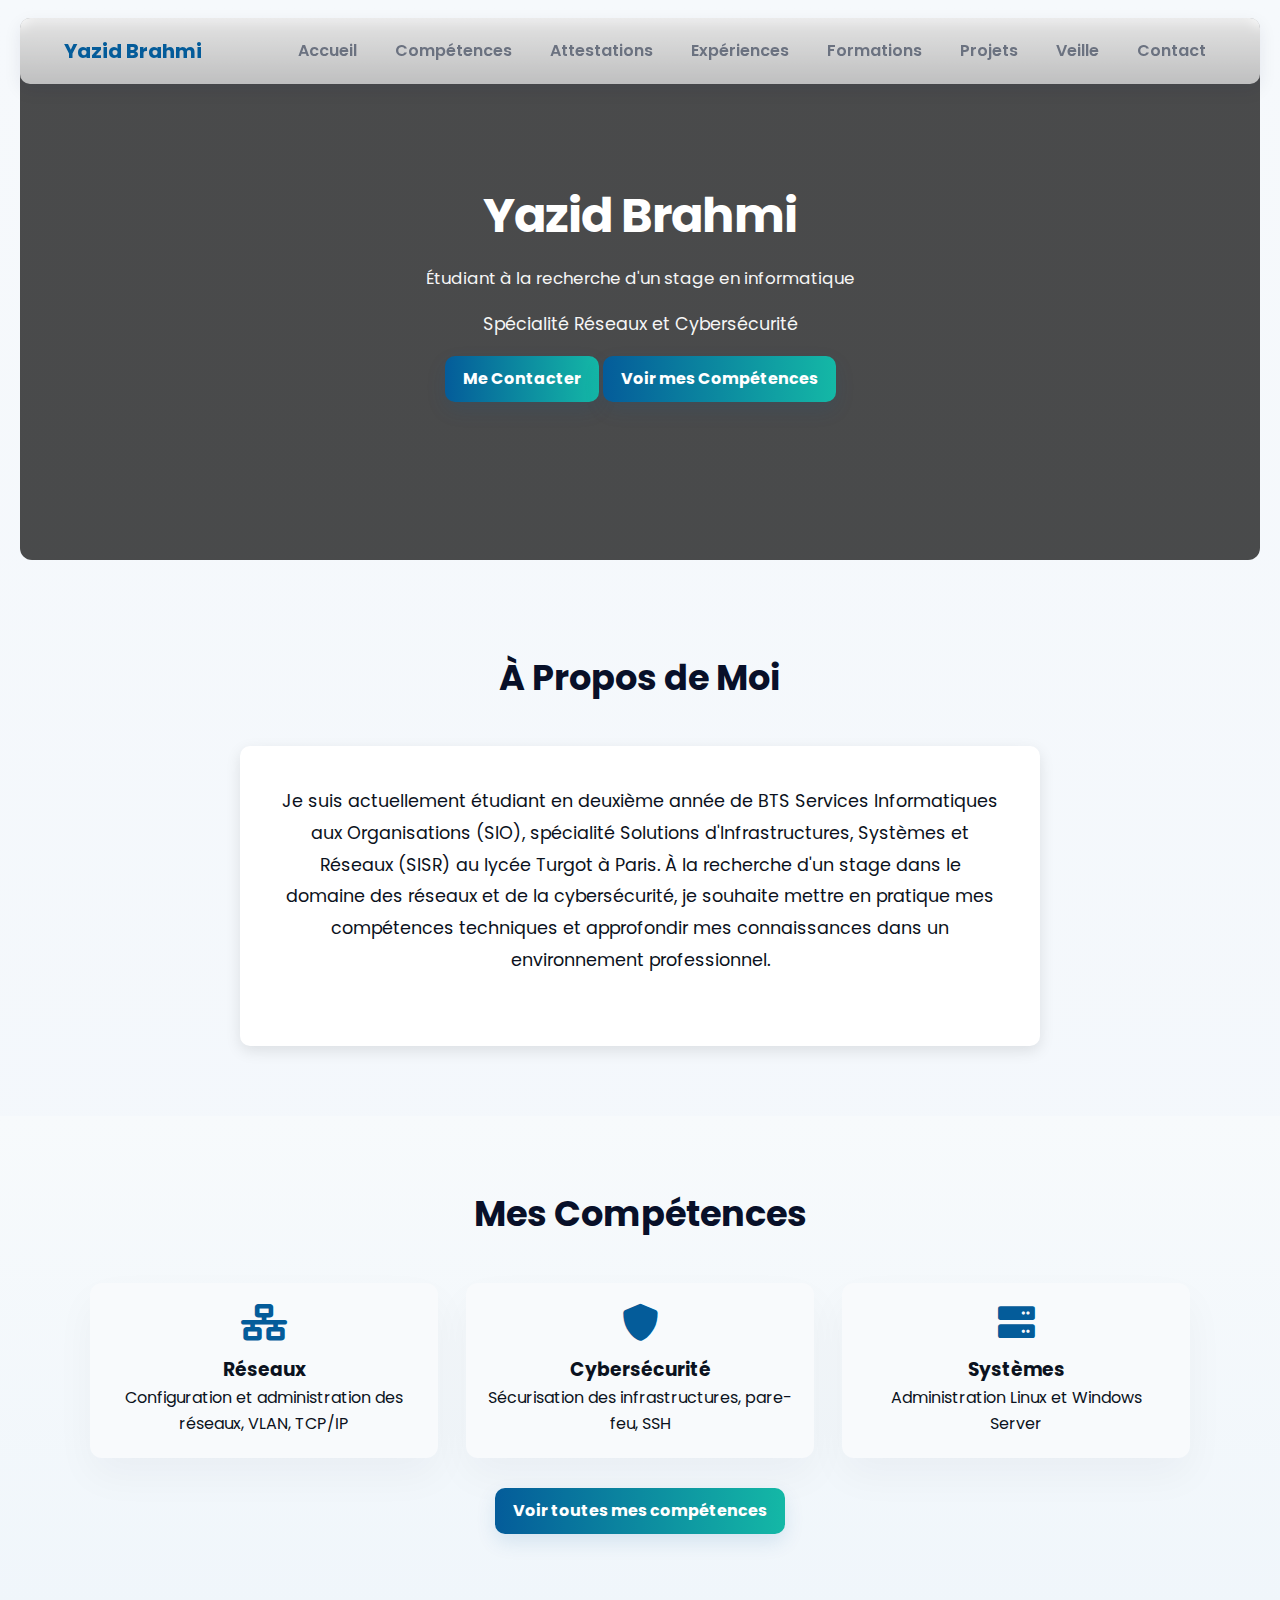
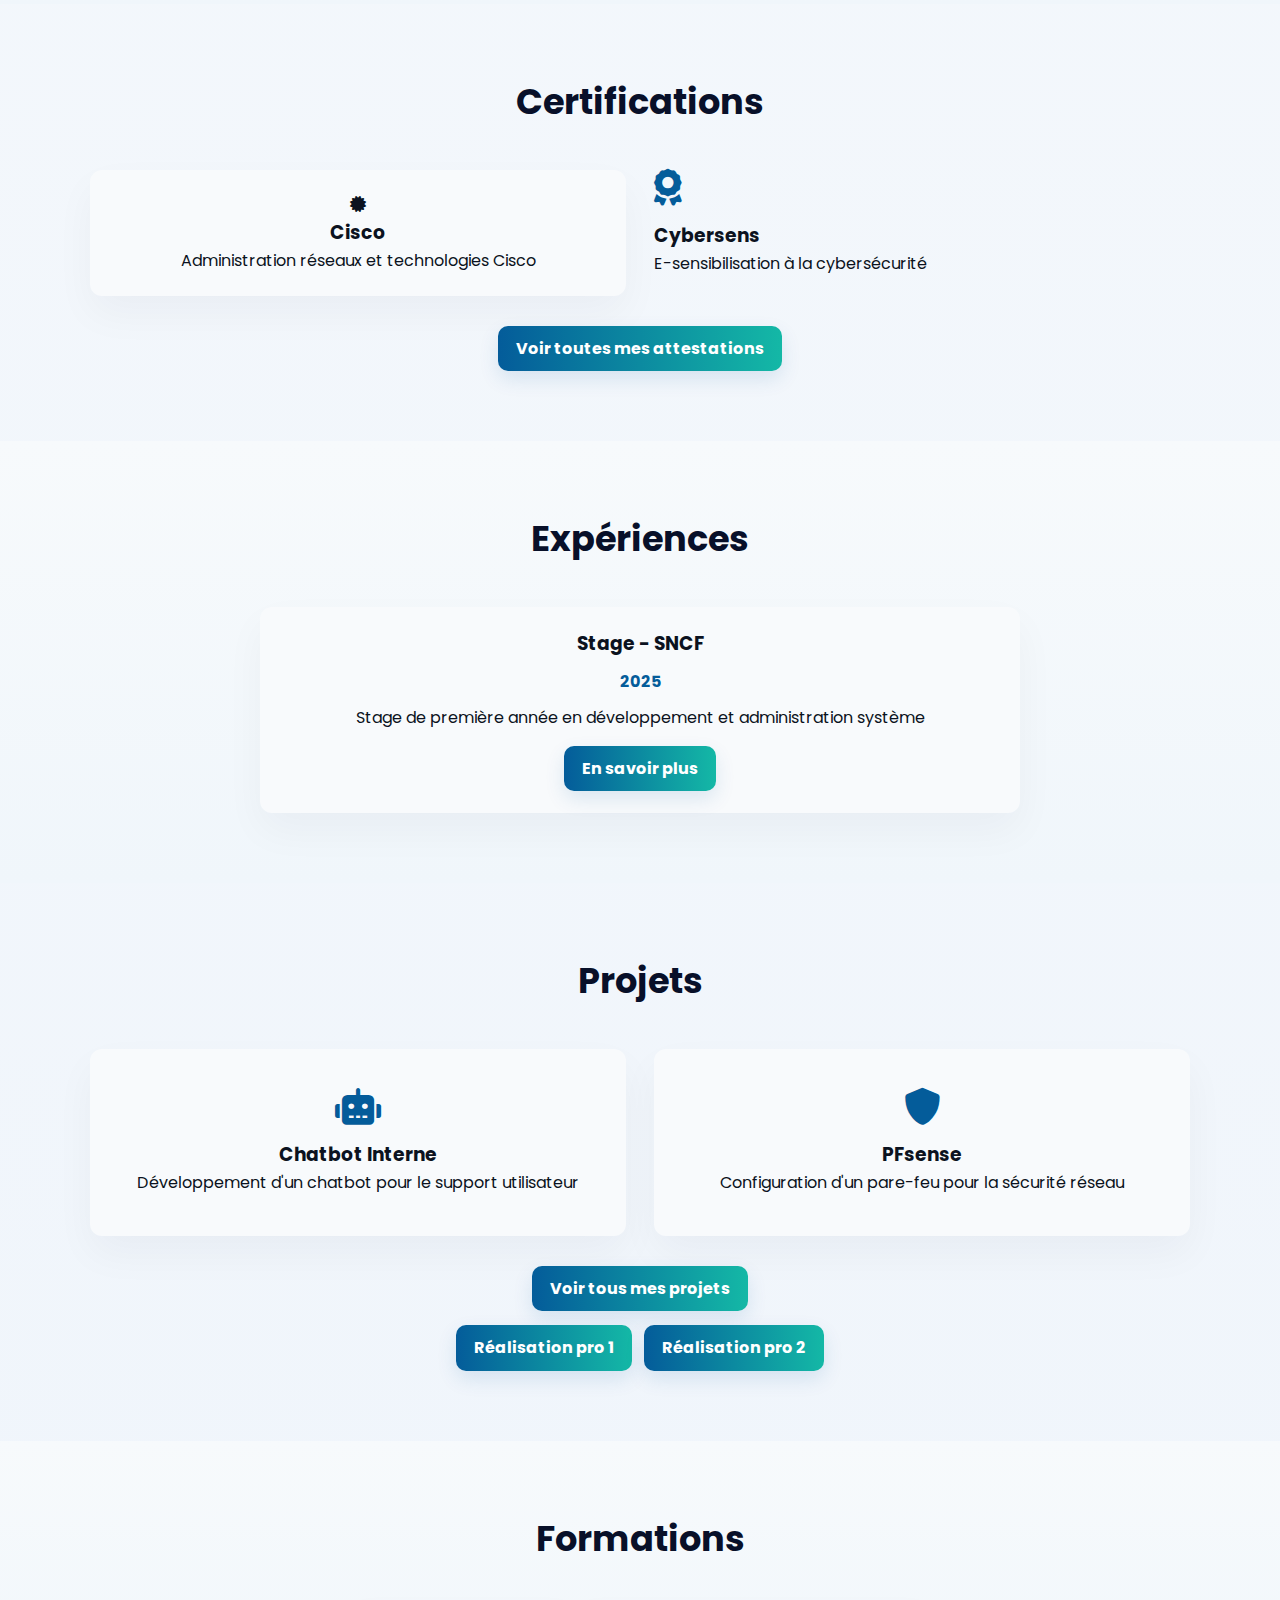
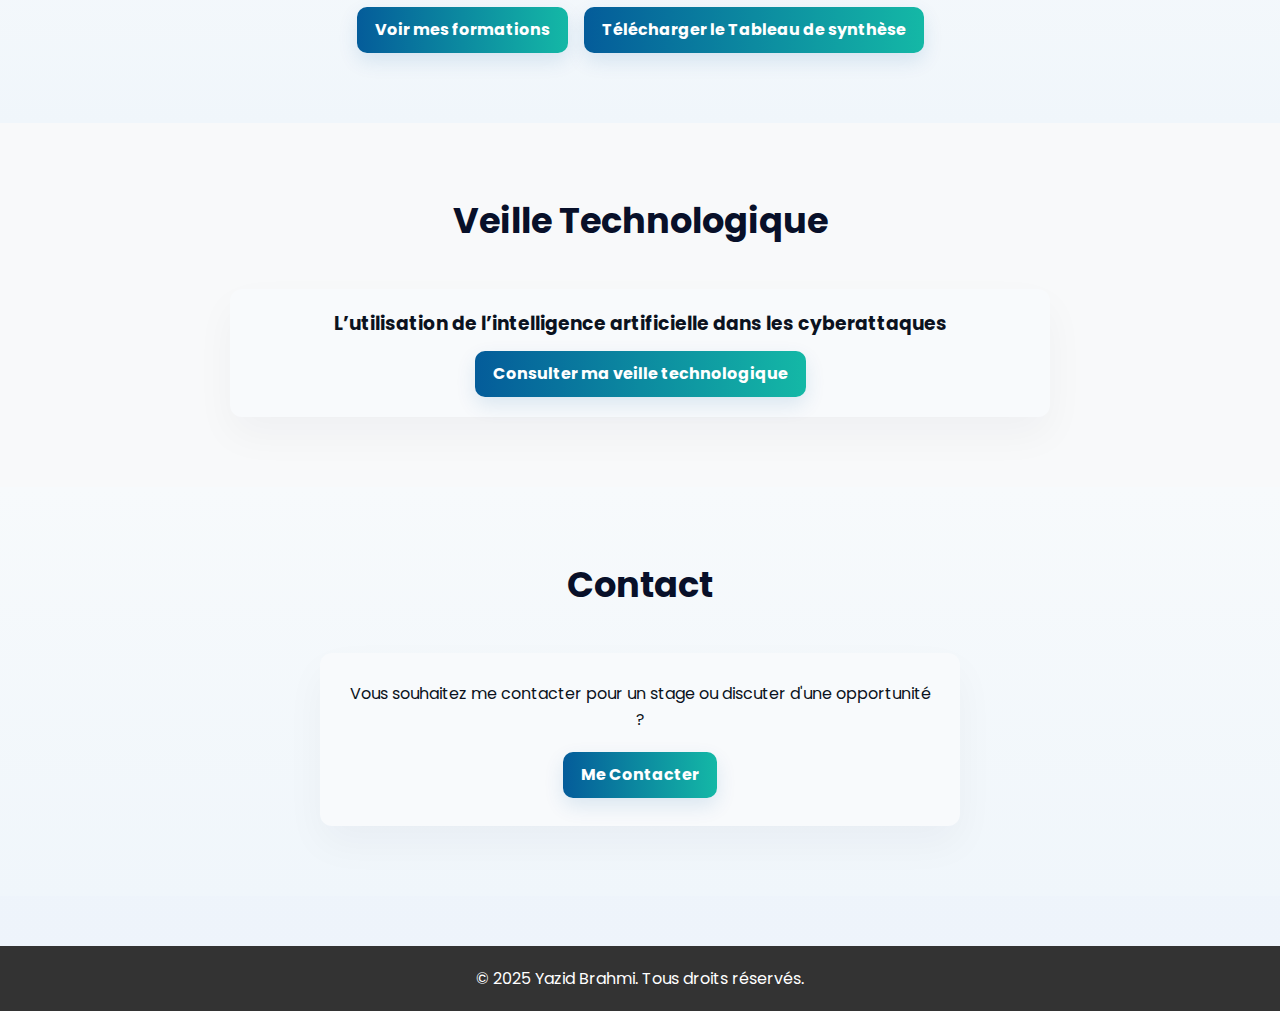
<file: index.html>
<!DOCTYPE html>
<html lang="fr">
<head>
    <meta charset="UTF-8">
    <meta name="viewport" content="width=device-width, initial-scale=1.0">
    <title>Yazid Brahmi - Portfolio</title>
    <link rel="stylesheet" href="https://cdnjs.cloudflare.com/ajax/libs/font-awesome/6.0.0/css/all.min.css">
    <link href="https://fonts.googleapis.com/css2?family=Poppins:wght@300;400;500;600;700&display=swap" rel="stylesheet">
    <link rel="stylesheet" href="css/style.css">
    <link rel="stylesheet" href="css/sections.css">
    <style>
        .about-content {
            background: white;
            padding: 40px;
            border-radius: 10px;
            box-shadow: 0 5px 15px rgba(0,0,0,0.1);
            text-align: center;
            max-width: 800px;
            margin: 0 auto;
        }
        
        .about-content p {
            font-size: 1.1rem;
            line-height: 1.8;
            margin-bottom: 30px;
        }
        
        .header {
            background: linear-gradient(rgba(0,0,0,0.7), rgba(0,0,0,0.7)), 
                        url('https://images.unsplash.com/photo-1451187580459-43490279c0fa?ixlib=rb-4.0.3') !important;
            background-size: cover !important;
            background-position: center !important;
        }

        .quick-links {
            margin-top: 30px;
        }

        .quick-links .btn {
            transition: all 0.3s ease;
        }

        .quick-links .btn:hover {
            transform: translateY(-3px);
            box-shadow: 0 5px 15px rgba(0,0,0,0.2);
        }
    </style>
</head>
<body>
    <nav class="navbar">
        <div class="nav-container">
            <a href="index.html" class="logo">Yazid Brahmi</a>
            <div class="nav-links">
                <a href="index.html">Accueil</a>
                <a href="pages/competences.html">Compétences</a>
                <a href="pages/attestations.html">Attestations</a>
                <a href="pages/experiences.html">Expériences</a>
                <a href="pages/formations.html">Formations</a>
                <a href="pages/projet.html">Projets</a>
                <a href="pages/veille.html">Veille</a>
                <a href="pages/contact.html">Contact</a>
            </div>
        </div>
    </nav>

    <header class="header">
        <div class="header-content">
            <h1>Yazid Brahmi</h1>
            <p>Étudiant à la recherche d'un stage en informatique</p>
            <p style="font-size: 1.1rem; margin-top: 10px;">Spécialité Réseaux et Cybersécurité</p>
            <div class="header-buttons">
                <a href="pages/contact.html" class="btn">Me Contacter</a>
                <a href="pages/competences.html" class="btn btn-outline">Voir mes Compétences</a>
            </div>
        </div>
    </header>

    <section class="section">
        <div class="container">
            <div class="section-title">
                <h2>À Propos de Moi</h2>
            </div>
            <div class="about-content">
                <p>
                    Je suis actuellement étudiant en deuxième année de BTS Services Informatiques aux Organisations (SIO), 
                    spécialité Solutions d'Infrastructures, Systèmes et Réseaux (SISR) au lycée Turgot à Paris. 
                    À la recherche d'un stage dans le domaine des réseaux et de la cybersécurité, je souhaite mettre en pratique 
                    mes compétences techniques et approfondir mes connaissances dans un environnement professionnel.
                </p>
            </div>
        </div>
    </section>

    <section class="section" style="background-color: #f8f9fa;">
        <div class="container">
            <div class="section-title">
                <h2>Mes Compétences</h2>
            </div>
            <div class="skills-preview">
                <div class="skills-grid">
                    <div class="skill-card">
                        <i class="fas fa-network-wired"></i>
                        <h3>Réseaux</h3>
                        <p>Configuration et administration des réseaux, VLAN, TCP/IP</p>
                    </div>
                    <div class="skill-card">
                        <i class="fas fa-shield-alt"></i>
                        <h3>Cybersécurité</h3>
                        <p>Sécurisation des infrastructures, pare-feu, SSH</p>
                    </div>
                    <div class="skill-card">
                        <i class="fas fa-server"></i>
                        <h3>Systèmes</h3>
                        <p>Administration Linux et Windows Server</p>
                    </div>
                </div>
                <div class="text-center" style="margin-top: 30px;">
                    <a href="pages/competences.html" class="btn">Voir toutes mes compétences</a>
                </div>
            </div>
        </div>
    </section>

    <section class="section">
        <div class="container">
            <div class="section-title">
                <h2>Certifications</h2>
            </div>
            <div class="attestations-preview">
                <div class="attestations-grid">
                    <div class="attestation-card">
                        <i class="fas fa-certificate"></i>
                        <h3>Cisco</h3>
                        <p>Administration réseaux et technologies Cisco</p>
                    </div>
                    <div class="certification-card">
                        <i class="fas fa-award"></i>
                        <h3>Cybersens</h3>
                        <p>E-sensibilisation à la cybersécurité</p>
                    </div>
                </div>
                <div class="text-center" style="margin-top: 30px;">
                    <a href="pages/attestations.html" class="btn">Voir toutes mes attestations</a>
                </div>
            </div>
        </div>
    </section>

    <section class="section" style="background-color: #f8f9fa;">
        <div class="container">
            <div class="section-title">
                <h2>Expériences</h2>
            </div>
            <div class="experience-preview">
                <div class="experience-card">
                    <div class="experience-content">
                        <h3>Stage - SNCF</h3>
                        <p class="date">2025</p>
                        <p>Stage de première année en développement et administration système</p>
                        <a href="pages/experiences.html" class="btn" style="margin-top: 15px;">En savoir plus</a>
                    </div>
                </div>
            </div>
        </div>
    </section>

    <section class="section">
        <div class="container">
            <div class="section-title">
                <h2>Projets</h2>
            </div>
            <div class="projects-preview">
                <div class="projects-grid">
                    <div class="project-card">
                        <div class="project-content">
                            <i class="fas fa-robot"></i>
                            <h3>Chatbot Interne</h3>
                            <p>Développement d'un chatbot pour le support utilisateur</p>
                        </div>
                    </div>
                    <div class="project-card">
                        <div class="project-content">
                            <i class="fas fa-shield-alt"></i>
                            <h3>PFsense</h3>
                            <p>Configuration d'un pare-feu pour la sécurité réseau</p>
                        </div>
                    </div>
                </div>
                <div class="text-center" style="margin-top: 30px;">
                    <a href="pages/projet.html" class="btn">Voir tous mes projets</a>
                </div>
                <!-- Liens rapides vers réalisations professionnelles -->
                <div style="text-align:center; margin-top:14px;">
                    <a class="btn" href="documents/Realisation professionnel 1 Yazid Brahmi 2025.docx" target="_blank" rel="noopener" style="margin-right:8px;">Réalisation pro 1</a>
                    <a class="btn" href="documents/Réalisation 2 professionnel yazid brahmi.docx" target="_blank" rel="noopener">Réalisation pro 2</a>
                </div>
            </div>
        </div>
    </section>

    <section class="section">
        <div class="container">
            <div class="section-title">
                <h2>Formations</h2>
            </div>
            <div style="text-align:center;">
                <a href="pages/formations.html" class="btn" style="margin-right:12px;">Voir mes formations</a>
                <a href="documents/Tableau de synthese 2025.xlsx" class="btn" target="_blank" rel="noopener">Télécharger le Tableau de synthèse</a>
            </div>
        </div>
    </section>

    <section class="section" style="background-color: #f8f9fa;">
        <div class="container">
            <div class="section-title">
                <h2>Veille Technologique</h2>
            </div>
            <div class="veille-preview">
                <div class="veille-content" style="text-align:center; padding:20px 0;">
                    <h3>L’utilisation de l’intelligence artificielle dans les cyberattaques</h3>
                    <a href="pages/veille.html" class="btn" style="margin-top:12px; display:inline-block;">Consulter ma veille technologique</a>
                </div>
            </div>
            <!-- (Tableau de synthèse retiré de la section Veille sur demande) -->
        </div>
    </section>

    <section class="section">
        <div class="container">
            <div class="section-title">
                <h2>Contact</h2>
            </div>
            <div class="contact-preview text-center">
                <p>Vous souhaitez me contacter pour un stage ou discuter d'une opportunité ?</p>
                <a href="pages/contact.html" class="btn" style="margin-top: 20px;">Me Contacter</a>
            </div>
        </div>
    </section>

    <footer style="background: #333; color: white; padding: 20px 0; text-align: center; margin-top: 50px;">
        <div class="container">
            <p>&copy; 2025 Yazid Brahmi. Tous droits réservés.</p>
        </div>
    </footer>
</body>
</html>
</file>
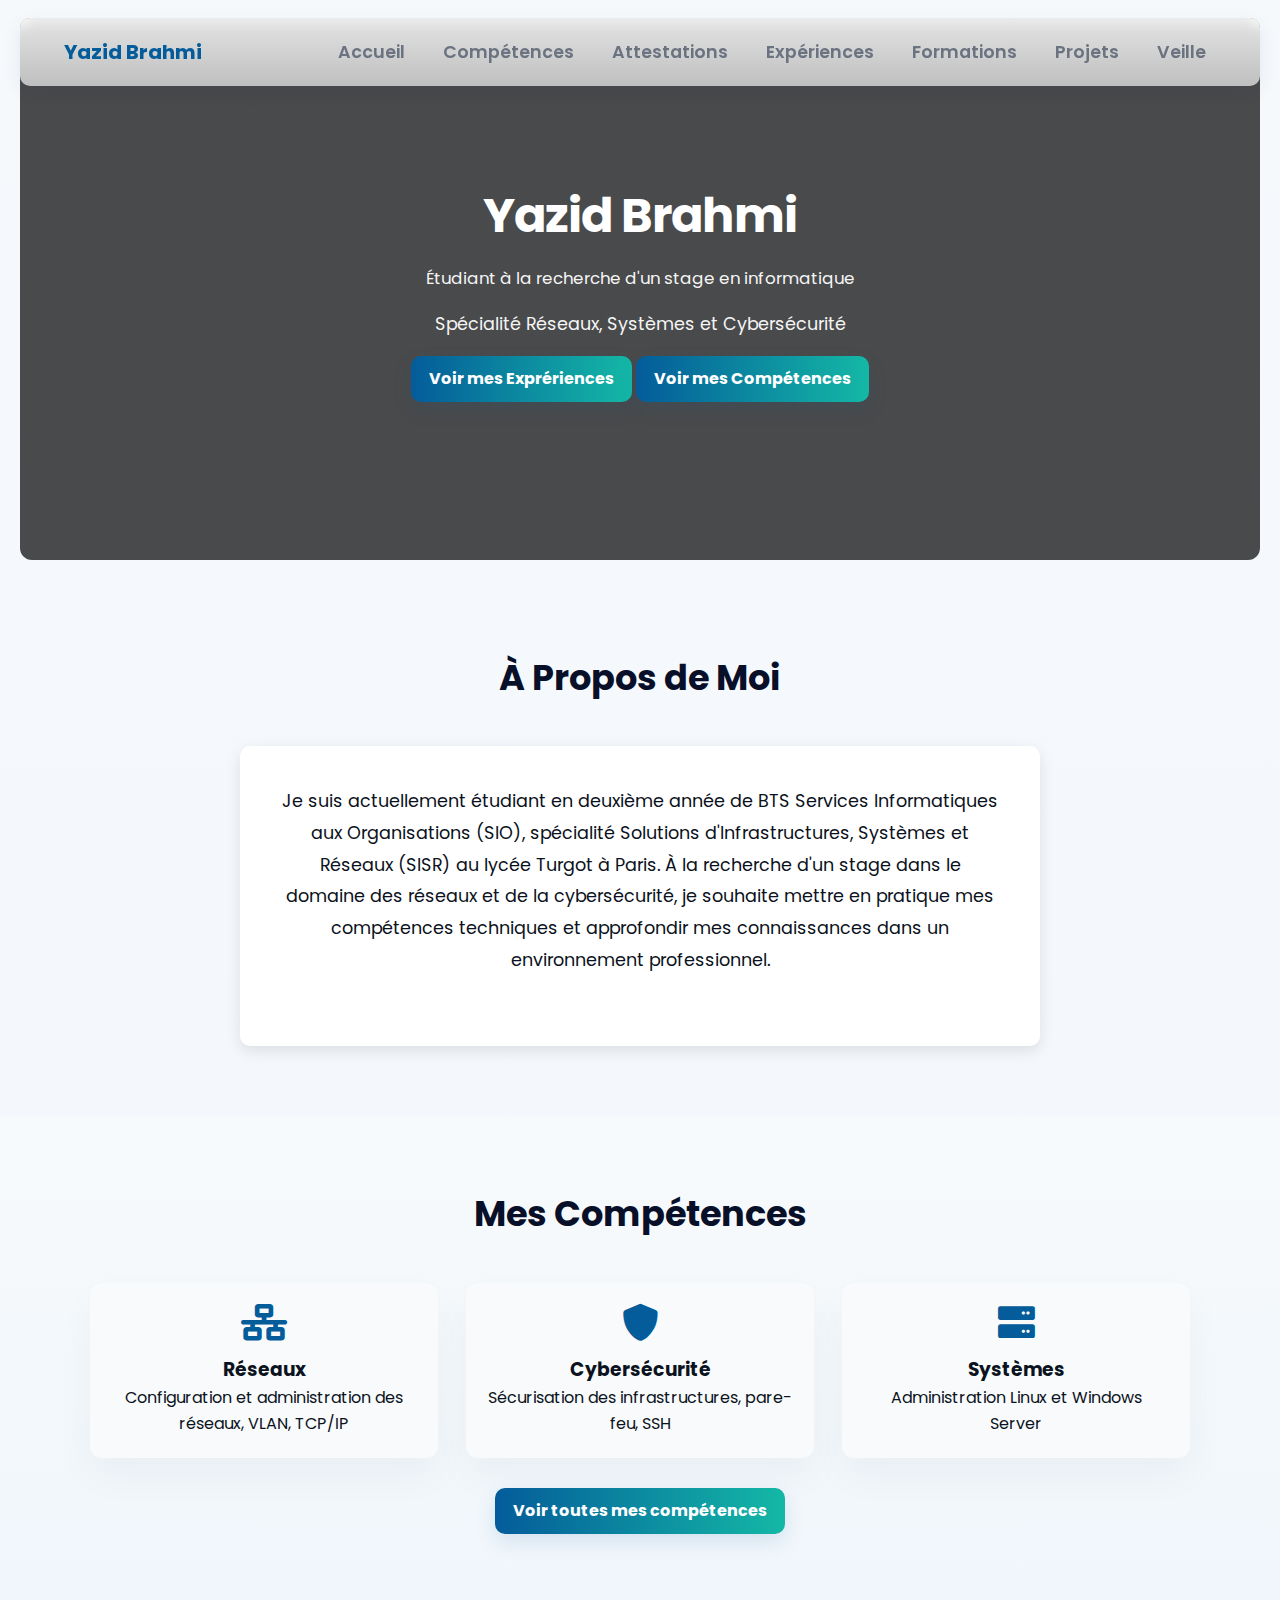
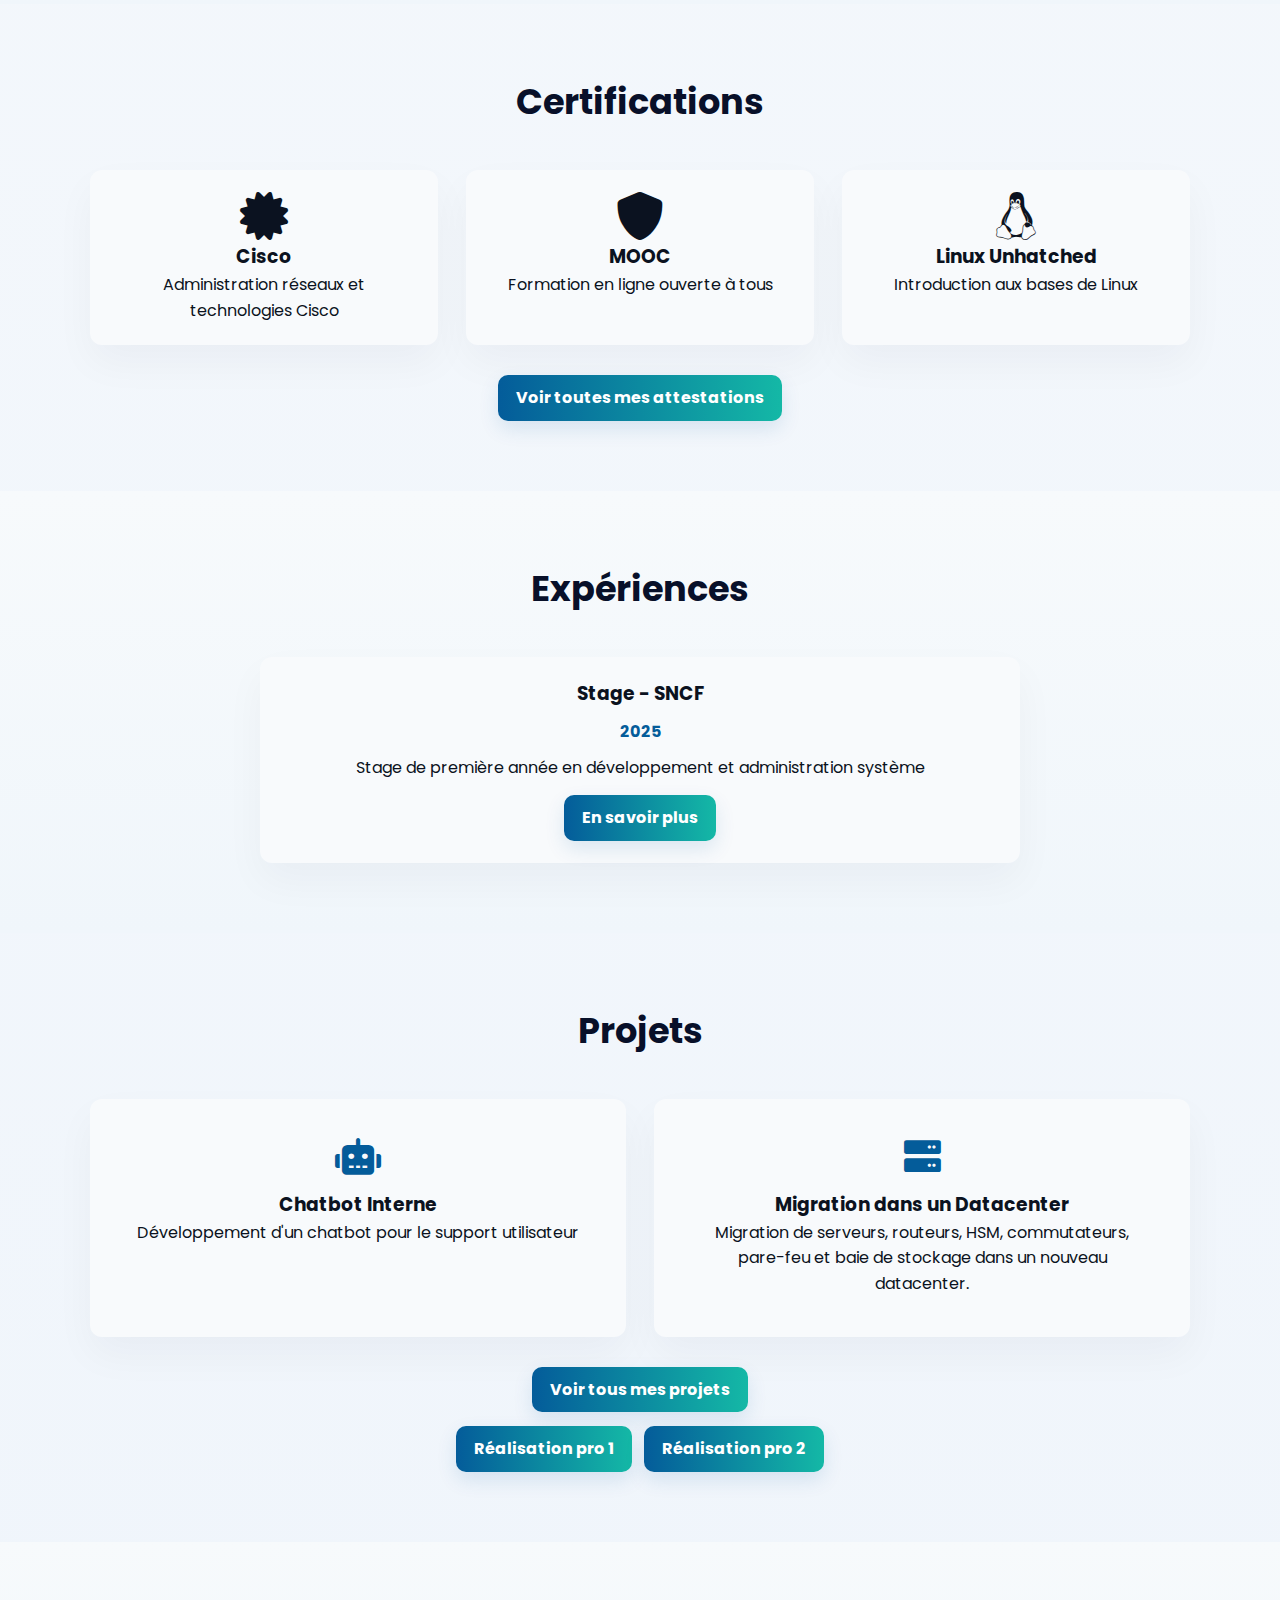
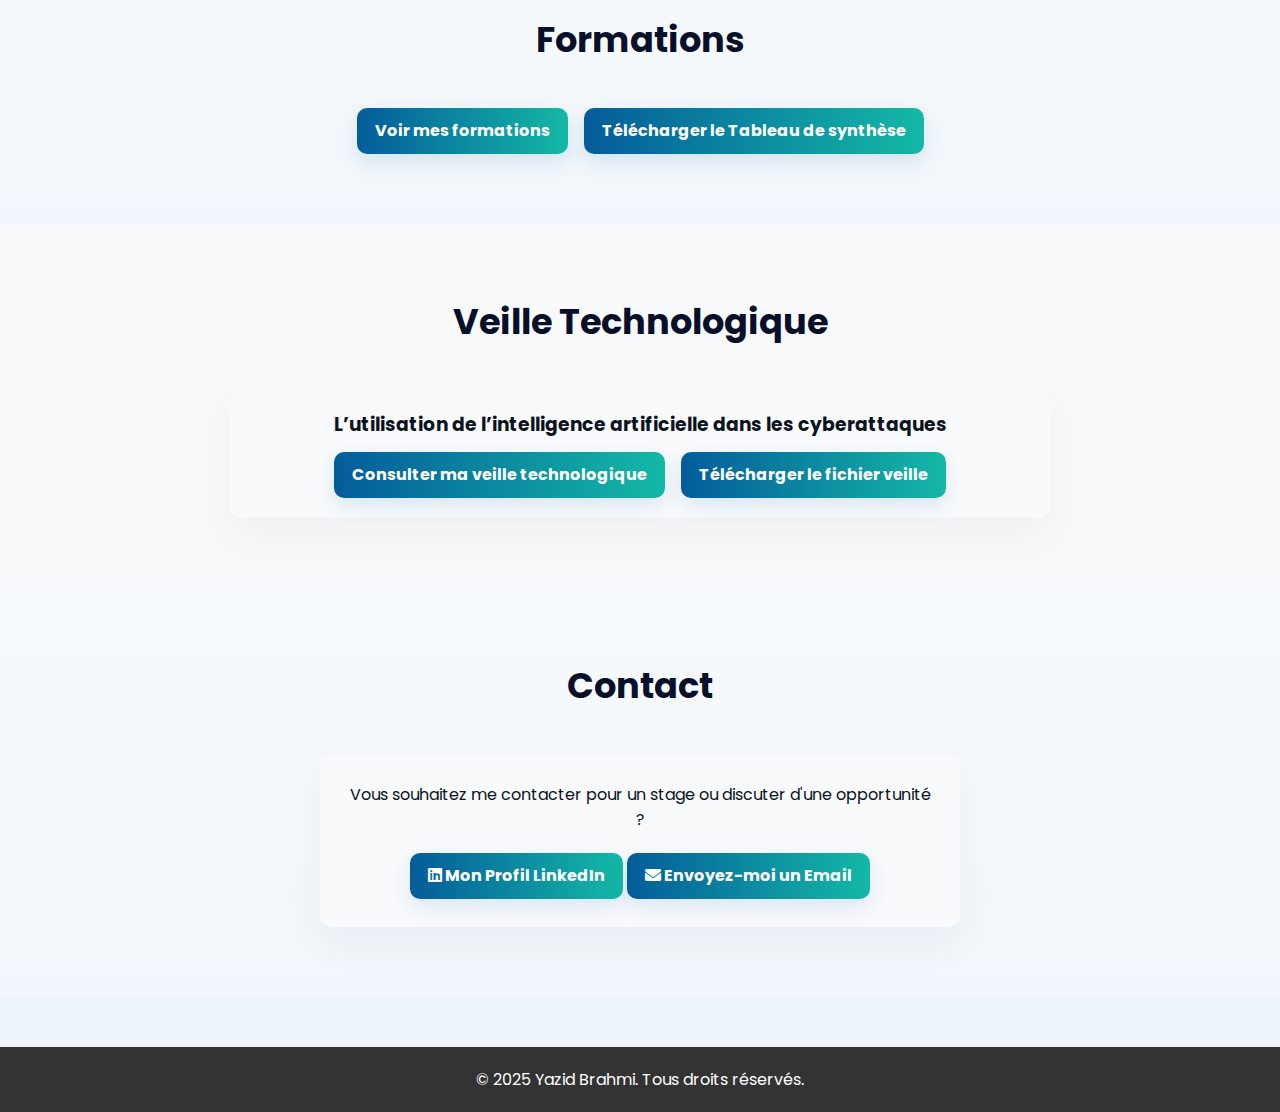
<file: EPORFOLIO NEW carré/index.html>
<!DOCTYPE html>
<html lang="fr">
<head>
    <meta charset="UTF-8">
    <meta name="viewport" content="width=device-width, initial-scale=1.0">
    <title>Yazid Brahmi - Portfolio</title>
    <link rel="stylesheet" href="https://cdnjs.cloudflare.com/ajax/libs/font-awesome/6.0.0/css/all.min.css">
    <link href="https://fonts.googleapis.com/css2?family=Poppins:wght@300;400;500;600;700&display=swap" rel="stylesheet">
    <link rel="stylesheet" href="css/style.css">
    <link rel="stylesheet" href="css/sections.css">
    <style>
        .about-content {
            background: white;
            padding: 40px;
            border-radius: 10px;
            box-shadow: 0 5px 15px rgba(0,0,0,0.1);
            text-align: center;
            max-width: 800px;
            margin: 0 auto;
        }
        
        .about-content p {
            font-size: 1.1rem;
            line-height: 1.8;
            margin-bottom: 30px;
        }
        
        .header {
            background: linear-gradient(rgba(0,0,0,0.7), rgba(0,0,0,0.7)), 
                        url('https://images.unsplash.com/photo-1451187580459-43490279c0fa?ixlib=rb-4.0.3') !important;
            background-size: 150% !important; /* Enlarged the background image */
            background-position: center !important;
        }

        .quick-links {
            margin-top: 30px;
        }

        .quick-links .btn {
            transition: all 0.3s ease;
        }

        .quick-links .btn:hover {
            transform: translateY(-3px);
            box-shadow: 0 5px 15px rgba(0,0,0,0.2);
        }
    </style>
</head>
<body>
    <nav class="navbar">
        <div class="nav-container">
            <a href="index.html" class="logo">Yazid Brahmi</a>
            <div class="nav-links">
                <a href="index.html">Accueil</a>
                <a href="pages/competences.html">Compétences</a>
                <a href="pages/attestations.html">Attestations</a>
                <a href="pages/experiences.html">Expériences</a>
                <a href="pages/formations.html">Formations</a>
                <a href="pages/projet.html">Projets</a>
                <a href="pages/veille.html">Veille</a>
            </div>
        </div>
    </nav>

    <header class="header">
        <div class="header-content">
            <h1>Yazid Brahmi</h1>
            <p>Étudiant à la recherche d'un stage en informatique</p>
            <p style="font-size: 1.1rem; margin-top: 10px;">Spécialité Réseaux, Systèmes et Cybersécurité</p>
            <div class="header-buttons">
                <a href="pages/experiences.html" class="btn">Voir mes Exprériences</a>
                <a href="pages/competences.html" class="btn btn-outline">Voir mes Compétences</a>
            </div>
        </div>
    </header>

    <section class="section">
        <div class="container">
            <div class="section-title">
                <h2>À Propos de Moi</h2>
            </div>
            <div class="about-content">
                <p>
                    Je suis actuellement étudiant en deuxième année de BTS Services Informatiques aux Organisations (SIO), 
                    spécialité Solutions d'Infrastructures, Systèmes et Réseaux (SISR) au lycée Turgot à Paris. 
                    À la recherche d'un stage dans le domaine des réseaux et de la cybersécurité, je souhaite mettre en pratique 
                    mes compétences techniques et approfondir mes connaissances dans un environnement professionnel.
                </p>
            </div>
        </div>
    </section>

    <section class="section" style="background-color: #f8f9fa;">
        <div class="container">
            <div class="section-title">
                <h2>Mes Compétences</h2>
            </div>
            <div class="skills-preview">
                <div class="skills-grid">
                    <div class="skill-card">
                        <i class="fas fa-network-wired"></i>
                        <h3>Réseaux</h3>
                        <p>Configuration et administration des réseaux, VLAN, TCP/IP</p>
                    </div>
                    <div class="skill-card">
                        <i class="fas fa-shield-alt"></i>
                        <h3>Cybersécurité</h3>
                        <p>Sécurisation des infrastructures, pare-feu, SSH</p>
                    </div>
                    <div class="skill-card">
                        <i class="fas fa-server"></i>
                        <h3>Systèmes</h3>
                        <p>Administration Linux et Windows Server</p>
                    </div>
                </div>
                <div class="text-center" style="margin-top: 30px;">
                    <a href="pages/competences.html" class="btn">Voir toutes mes compétences</a>
                </div>
            </div>
        </div>
    </section>

    <section class="section">
        <div class="container">
            <div class="section-title">
                <h2>Certifications</h2>
            </div>
            <div class="attestations-preview">
                <div class="attestations-grid">
                    <div class="attestation-card">
                        <i class="fas fa-certificate fa-3x"></i>
                        <h3>Cisco</h3>
                        <p>Administration réseaux et technologies Cisco</p>
                    </div>
                    <div class="attestation-card">
                        <i class="fas fa-shield-alt fa-3x"></i>
                        <h3>MOOC</h3>
                        <p>Formation en ligne ouverte à tous</p>
                    </div>
                    <div class="attestation-card">
                        <i class="fab fa-linux fa-3x"></i>
                        <h3>Linux Unhatched</h3>
                        <p>Introduction aux bases de Linux</p>
                    </div>
                </div>
                <div class="text-center" style="margin-top: 30px;">
                    <a href="pages/attestations.html" class="btn">Voir toutes mes attestations</a>
                </div>
            </div>
        </div>
    </section>

    <section class="section" style="background-color: #f8f9fa;">
        <div class="container">
            <div class="section-title">
                <h2>Expériences</h2>
            </div>
            <div class="experience-preview">
                <div class="experience-card">
                    <div class="experience-content">
                        <h3>Stage - SNCF</h3>
                        <p class="date">2025</p>
                        <p>Stage de première année en développement et administration système</p>
                        <a href="pages/experiences.html" class="btn" style="margin-top: 15px;">En savoir plus</a>
                    </div>
                </div>
            </div>
        </div>
    </section>

    <section class="section">
        <div class="container">
            <div class="section-title">
                <h2>Projets</h2>
            </div>
            <div class="projects-preview">
                <div class="projects-grid">
                    <div class="project-card">
                        <div class="project-content">
                            <i class="fas fa-robot"></i>
                            <h3>Chatbot Interne</h3>
                            <p>Développement d'un chatbot pour le support utilisateur</p>
                        </div>
                    </div>
                    <div class="project-card">
                        <div class="project-content">
                            <i class="fas fa-server"></i>
                            <h3>Migration dans un Datacenter</h3>
                            <p>Migration de serveurs, routeurs, HSM, commutateurs, pare-feu et baie de stockage dans un nouveau datacenter.</p>
                        </div>
                    </div>
                </div>
                <div class="text-center" style="margin-top: 30px;">
                    <a href="pages/projet.html" class="btn">Voir tous mes projets</a>
                </div>
                <!-- Liens rapides vers réalisations professionnelles -->
                <div style="text-align:center; margin-top:14px;">
                    <a class="btn" href="documents/Realisation_pro_1.docx" target="_blank" rel="noopener" style="margin-right:8px;">Réalisation pro 1</a>
                    <a class="btn" href="documents/Réalisation 2 professionnel yazid brahmi.docx" target="_blank" rel="noopener">Réalisation pro 2</a>
                </div>
            </div>
        </div>
    </section>

    <section class="section">
        <div class="container">
            <div class="section-title">
                <h2>Formations</h2>
            </div>
            <div style="text-align:center;">
                <a href="pages/formations.html" class="btn" style="margin-right:12px;">Voir mes formations</a>
                <a href="documents/Tableau de synthese.xlsx" class="btn" target="_blank" rel="noopener">Télécharger le Tableau de synthèse</a>
            </div>
        </div>
    </section>

    <section class="section" style="background-color: #f8f9fa;">
        <div class="container">
            <div class="section-title">
                <h2>Veille Technologique</h2>
            </div>
            <div class="veille-preview">
                <div class="veille-content" style="text-align:center; padding:20px 0;">
                    <h3>L’utilisation de l’intelligence artificielle dans les cyberattaques</h3>
                    <a href="pages/veille.html" class="btn" style="margin-top:12px; display:inline-block;">Consulter ma veille technologique</a>
                    <a href="documents/Veille2.xlsx" class="btn" target="_blank" rel="noopener" style="margin-left:12px;">Télécharger le fichier veille</a>
                </div>
            </div>
        </div>
    </section>

    <section class="section">
        <div class="container">
            <div class="section-title">
                <h2>Contact</h2>
            </div>
            <div class="contact-preview text-center">
                <p>Vous souhaitez me contacter pour un stage ou discuter d'une opportunité ?</p>
                <a href="https://www.linkedin.com/in/yazid-brahmi-4281b333b/" class="btn" target="_blank">
                    <i class="fab fa-linkedin"></i> Mon Profil LinkedIn
                </a>
                <a href="mailto:yazidbrahmi.pro@gmail.com" class="btn" style="margin-top: 20px;">
                    <i class="fas fa-envelope"></i> Envoyez-moi un Email
                </a>
            </div>
        </div>
    </section>

    <footer style="background: #333; color: white; padding: 20px 0; text-align: center; margin-top: 50px;">
        <div class="container">
            <p>&copy; 2025 Yazid Brahmi. Tous droits réservés.</p>
        </div>
    </footer>
</body>
</html>
</file>
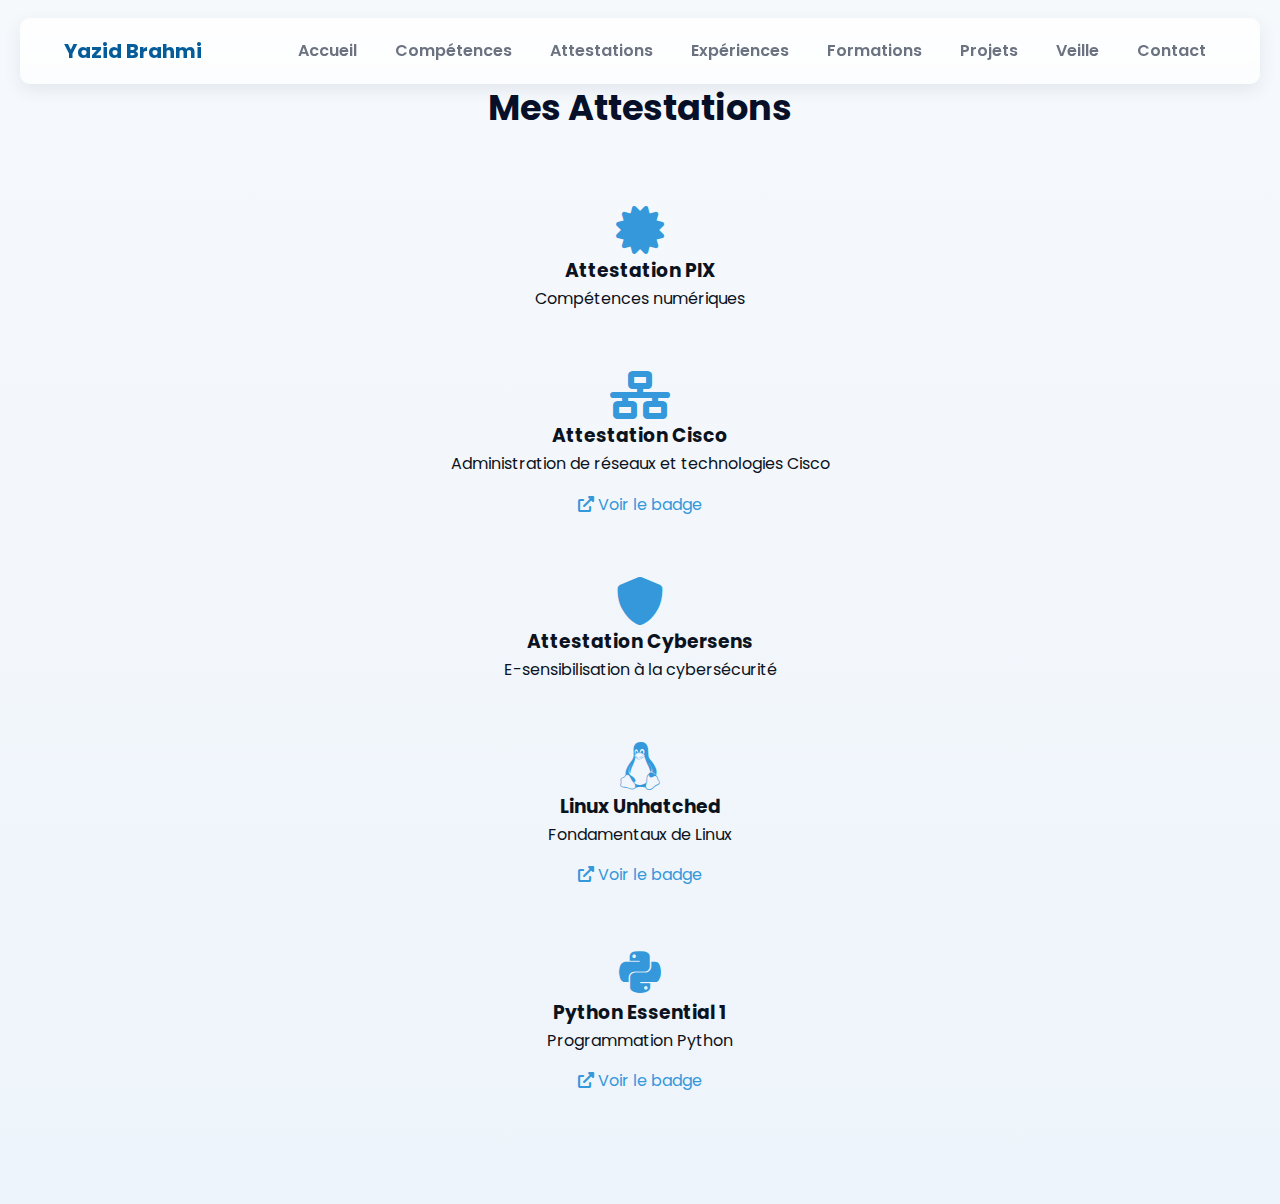
<file: pages/attestations.html>
<!DOCTYPE html>
<html lang="fr">
<head>
    <meta charset="UTF-8">
    <meta name="viewport" content="width=device-width, initial-scale=1.0">
    <title>Attestations - Yazid Brahmi</title>
    <link rel="stylesheet" href="https://cdnjs.cloudflare.com/ajax/libs/font-awesome/6.0.0/css/all.min.css">
    <link href="https://fonts.googleapis.com/css2?family=Poppins:wght@300;400;500;600;700&display=swap" rel="stylesheet">
    <link rel="stylesheet" href="../css/style.css">
    <style>
        .attestation-card {
            text-align: center;
            padding: 30px;
        }
        .attestation-card img {
            width: 150px;
            height: 150px;
            margin-bottom: 20px;
        }
        .attestation-links {
            margin-top: 15px;
        }
        .attestation-links a {
            margin: 0 10px;
            color: #3498db;
            text-decoration: none;
        }
        .attestation-links a:hover {
            text-decoration: underline;
        }
    </style>
</head>
<body>
    <nav class="navbar">
        <div class="nav-container">
            <a href="../index.html" class="logo">Yazid Brahmi</a>
            <div class="nav-links">
                <a href="../index.html">Accueil</a>
                <a href="competences.html">Compétences</a>
                <a href="attestations.html">Attestations</a>
                <a href="experiences.html">Expériences</a>
                <a href="formations.html">Formations</a>
                <a href="projet.html">Projets</a>
                <a href="veille.html">Veille</a>
                <a href="contact.html">Contact</a>
            </div>
        </div>
    </nav>

    <section class="section">
        <div class="container">
            <div class="section-title">
                <h2>Mes Attestations</h2>
            </div>
            
            <div class="grid">
                <div class="card attestation-card">
                    <i class="fas fa-certificate fa-3x" style="color: #3498db;"></i>
                    <h3>Attestation PIX</h3>
                    <p>Compétences numériques</p>
                </div>

                <div class="card attestation-card">
                    <i class="fas fa-network-wired fa-3x" style="color: #3498db;"></i>
                    <h3>Attestation Cisco</h3>
                    <p>Administration de réseaux et technologies Cisco</p>
                    <div class="attestation-links">
                        <a href="https://www.credly.com/badges/c7ad04b7-cfa4-4fe9-813b-416ffa8925d5/public_url" target="_blank">
                            <i class="fas fa-external-link-alt"></i> Voir le badge
                        </a>
                    </div>
                </div>

                <div class="card attestation-card">
                    <i class="fas fa-shield-alt fa-3x" style="color: #3498db;"></i>
                    <h3>Attestation Cybersens</h3>
                    <p>E-sensibilisation à la cybersécurité</p>
                </div>

                <div class="card attestation-card">
                    <i class="fab fa-linux fa-3x" style="color: #3498db;"></i>
                    <h3>Linux Unhatched</h3>
                    <p>Fondamentaux de Linux</p>
                    <div class="attestation-links">
                        <a href="https://www.credly.com/badges/e53e5435-cf4b-4f32-82b5-9d08ebe96a58/public_url" target="_blank">
                            <i class="fas fa-external-link-alt"></i> Voir le badge
                        </a>
                    </div>
                </div>

                <div class="card attestation-card">
                    <i class="fab fa-python fa-3x" style="color: #3498db;"></i>
                    <h3>Python Essential 1</h3>
                    <p>Programmation Python</p>
                    <div class="attestation-links">
                        <a href="https://www.credly.com/badges/52ccc8cc-2413-49d5-8ebc-9be305c6f6f9/public_url" target="_blank">
                            <i class="fas fa-external-link-alt"></i> Voir le badge
                        </a>
                    </div>
                </div>
            </div>
        </div>
    </section>
</body>
</html>
</file>
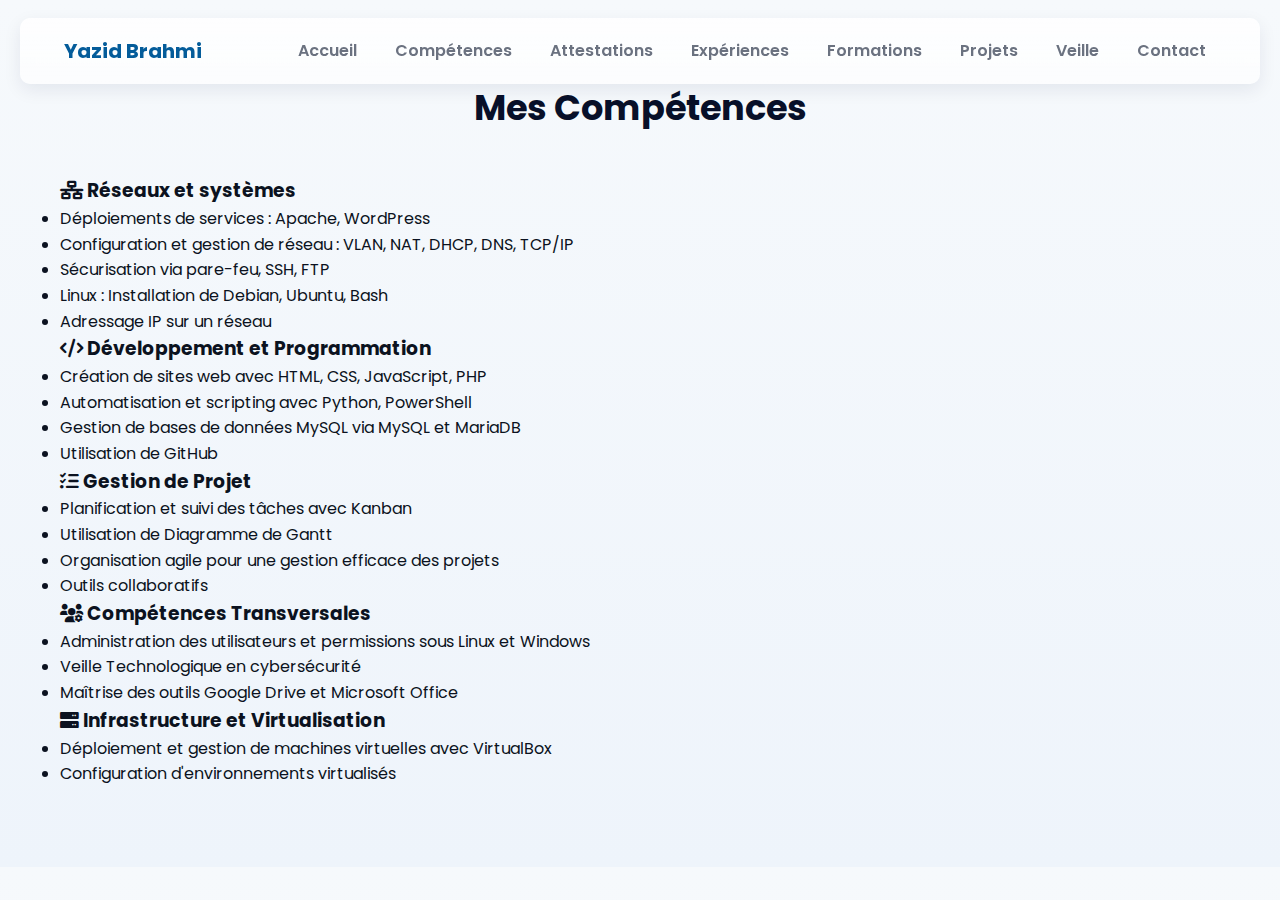
<file: pages/competences.html>
<!DOCTYPE html>
<html lang="fr">
<head>
    <meta charset="UTF-8">
    <meta name="viewport" content="width=device-width, initial-scale=1.0">
    <title>Compétences - Yazid Brahmi</title>
    <link rel="stylesheet" href="https://cdnjs.cloudflare.com/ajax/libs/font-awesome/6.0.0/css/all.min.css">
    <link href="https://fonts.googleapis.com/css2?family=Poppins:wght@300;400;500;600;700&display=swap" rel="stylesheet">
    <link rel="stylesheet" href="../css/style.css">
</head>
<body>
    <nav class="navbar">
        <div class="nav-container">
            <a href="../index.html" class="logo">Yazid Brahmi</a>
            <div class="nav-links">
                <a href="../index.html">Accueil</a>
                <a href="competences.html">Compétences</a>
                <a href="attestations.html">Attestations</a>
                <a href="experiences.html">Expériences</a>
                <a href="formations.html">Formations</a>
                <a href="projet.html">Projets</a>
                <a href="veille.html">Veille</a>
                <a href="contact.html">Contact</a>
            </div>
        </div>
    </nav>

    <section class="section">
        <div class="container">
            <div class="section-title">
                <h2>Mes Compétences</h2>
            </div>
            
            <div class="competences-grid grid">
                <div class="card">
                    <h3><i class="fas fa-network-wired"></i> Réseaux et systèmes</h3>
                    <ul>
                        <li>Déploiements de services : Apache, WordPress</li>
                        <li>Configuration et gestion de réseau : VLAN, NAT, DHCP, DNS, TCP/IP</li>
                        <li>Sécurisation via pare-feu, SSH, FTP</li>
                        <li>Linux : Installation de Debian, Ubuntu, Bash</li>
                        <li>Adressage IP sur un réseau</li>
                    </ul>
                </div>

                <div class="card">
                    <h3><i class="fas fa-code"></i> Développement et Programmation</h3>
                    <ul>
                        <li>Création de sites web avec HTML, CSS, JavaScript, PHP</li>
                        <li>Automatisation et scripting avec Python, PowerShell</li>
                        <li>Gestion de bases de données MySQL via MySQL et MariaDB</li>
                        <li>Utilisation de GitHub</li>
                    </ul>
                </div>

                <div class="card">
                    <h3><i class="fas fa-tasks"></i> Gestion de Projet</h3>
                    <ul>
                        <li>Planification et suivi des tâches avec Kanban</li>
                        <li>Utilisation de Diagramme de Gantt</li>
                        <li>Organisation agile pour une gestion efficace des projets</li>
                        <li>Outils collaboratifs</li>
                    </ul>
                </div>

                <div class="card">
                    <h3><i class="fas fa-users-cog"></i> Compétences Transversales</h3>
                    <ul>
                        <li>Administration des utilisateurs et permissions sous Linux et Windows</li>
                        <li>Veille Technologique en cybersécurité</li>
                        <li>Maîtrise des outils Google Drive et Microsoft Office</li>
                    </ul>
                </div>

                <div class="card">
                    <h3><i class="fas fa-server"></i> Infrastructure et Virtualisation</h3>
                    <ul>
                        <li>Déploiement et gestion de machines virtuelles avec VirtualBox</li>
                        <li>Configuration d'environnements virtualisés</li>
                    </ul>
                </div>
            </div>
        </div>
    </section>
</body>
</html>
</file>
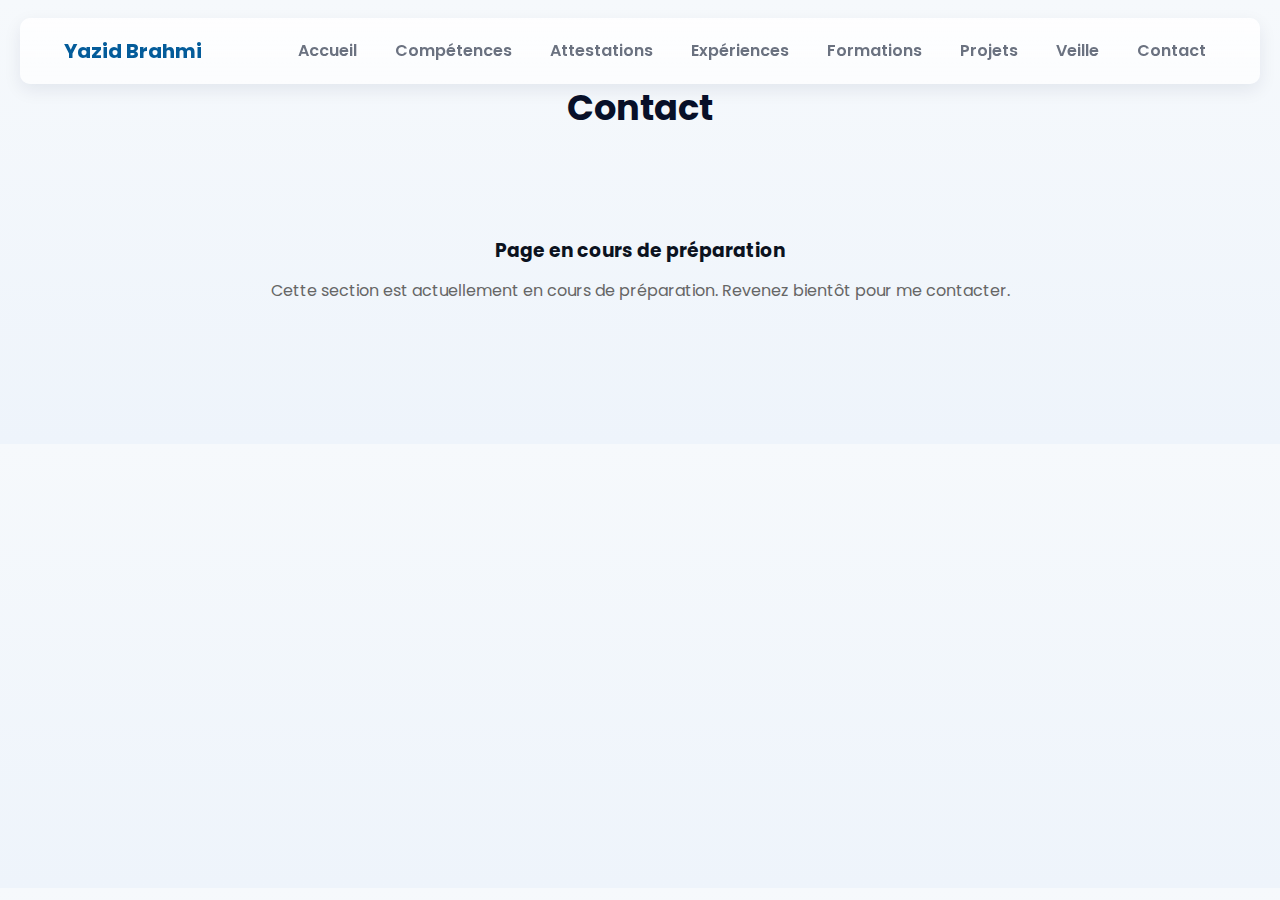
<file: pages/contact.html>
<!DOCTYPE html>
<html lang="fr">
<head>
    <meta charset="UTF-8">
    <meta name="viewport" content="width=device-width, initial-scale=1.0">
    <title>Contact - Yazid Brahmi</title>
    <link rel="stylesheet" href="https://cdnjs.cloudflare.com/ajax/libs/font-awesome/6.0.0/css/all.min.css">
    <link href="https://fonts.googleapis.com/css2?family=Poppins:wght@300;400;500;600;700&display=swap" rel="stylesheet">
    <link rel="stylesheet" href="../css/style.css">
    <style>
        .contact-container {
            max-width: 800px;
            margin: 0 auto;
            padding: 20px;
        }

        .contact-info {
            background: white;
            border-radius: 10px;
            padding: 30px;
            margin-bottom: 30px;
            box-shadow: 0 5px 15px rgba(0,0,0,0.1);
        }

        .contact-info h3 {
            color: #2c3e50;
            margin-bottom: 20px;
        }

        .contact-item {
            display: flex;
            align-items: center;
            margin-bottom: 20px;
        }

        .contact-item i {
            width: 40px;
            height: 40px;
            background: #e1f0fa;
            border-radius: 50%;
            display: flex;
            align-items: center;
            justify-content: center;
            color: #3498db;
            margin-right: 15px;
        }

        .contact-form {
            background: white;
            border-radius: 10px;
            padding: 30px;
            box-shadow: 0 5px 15px rgba(0,0,0,0.1);
        }

        .form-group {
            margin-bottom: 20px;
        }

        .form-group label {
            display: block;
            margin-bottom: 8px;
            color: #2c3e50;
        }

        .form-group input,
        .form-group textarea {
            width: 100%;
            padding: 12px;
            border: 1px solid #e1e1e1;
            border-radius: 5px;
            font-size: 1rem;
            transition: border-color 0.3s;
        }

        .form-group input:focus,
        .form-group textarea:focus {
            border-color: #3498db;
            outline: none;
        }

        .form-group textarea {
            height: 150px;
            resize: vertical;
        }

        .social-links {
            display: flex;
            gap: 15px;
            margin-top: 20px;
        }

        .social-link {
            width: 40px;
            height: 40px;
            background: #e1f0fa;
            border-radius: 50%;
            display: flex;
            align-items: center;
            justify-content: center;
            color: #3498db;
            text-decoration: none;
            transition: all 0.3s;
        }

        .social-link:hover {
            background: #3498db;
            color: white;
            transform: translateY(-3px);
        }
    </style>
</head>
<body>
    <nav class="navbar">
        <div class="nav-container">
            <a href="../index.html" class="logo">Yazid Brahmi</a>
            <div class="nav-links">
                <a href="../index.html">Accueil</a>
                <a href="competences.html">Compétences</a>
                <a href="attestations.html">Attestations</a>
                <a href="experiences.html">Expériences</a>
                <a href="formations.html">Formations</a>
                <a href="projet.html">Projets</a>
                <a href="veille.html">Veille</a>
                <a href="contact.html">Contact</a>
            </div>
        </div>
    </nav>

    <section class="section">
        <div class="container">
            <div class="section-title">
                <h2>Contact</h2>
            </div>
            <div style="text-align:center; padding:60px 20px;">
                <h3>Page en cours de préparation</h3>
                <p style="color:#666; margin-top:12px;">Cette section est actuellement en cours de préparation. Revenez bientôt pour me contacter.</p>
            </div>
        </div>
    </section>
</body>
</html>
</file>
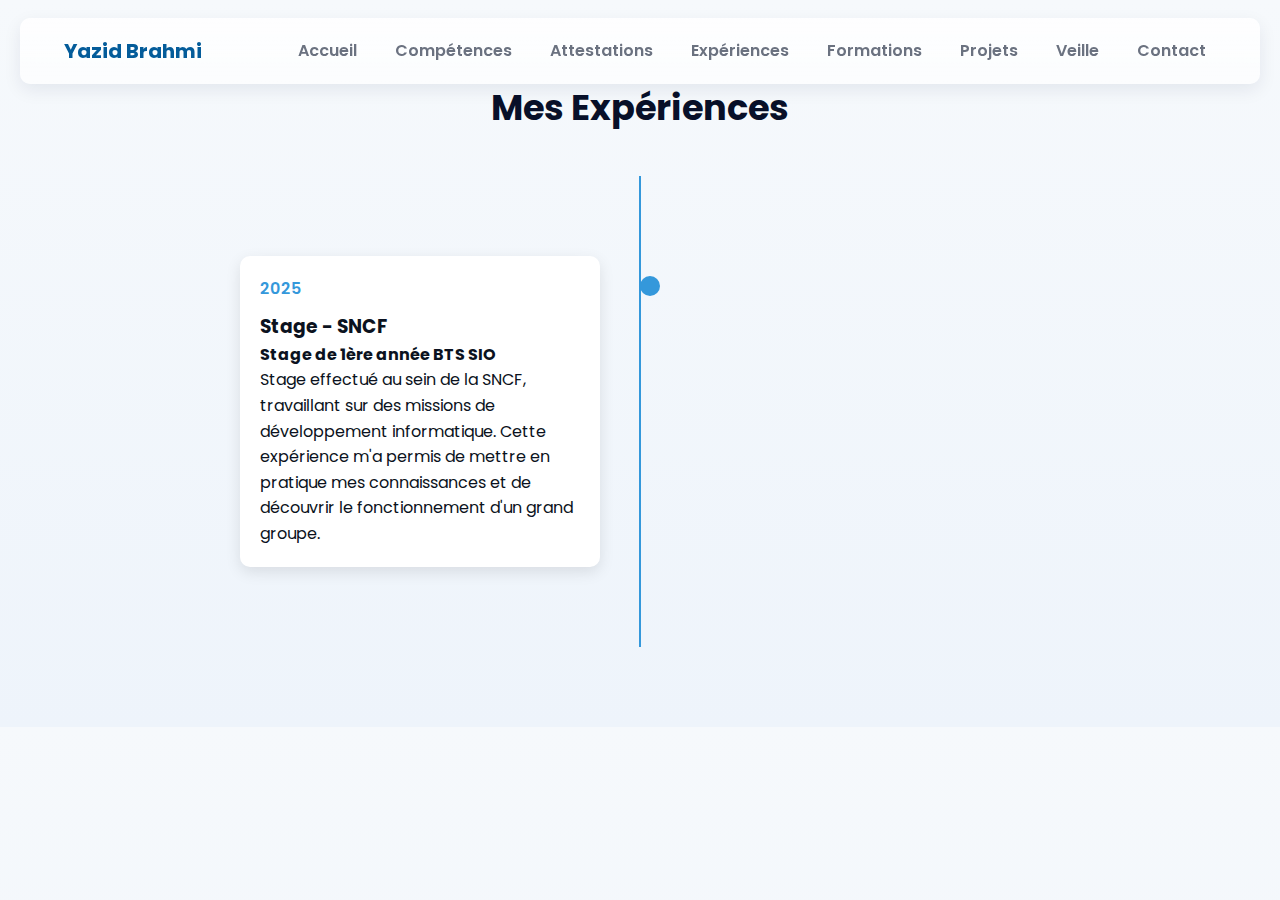
<file: pages/experiences.html>
<!DOCTYPE html>
<html lang="fr">
<head>
    <meta charset="UTF-8">
    <meta name="viewport" content="width=device-width, initial-scale=1.0">
    <title>Expériences - Yazid Brahmi</title>
    <link rel="stylesheet" href="https://cdnjs.cloudflare.com/ajax/libs/font-awesome/6.0.0/css/all.min.css">
    <link href="https://fonts.googleapis.com/css2?family=Poppins:wght@300;400;500;600;700&display=swap" rel="stylesheet">
    <link rel="stylesheet" href="../css/style.css">
    <style>
        .timeline {
            position: relative;
            max-width: 800px;
            margin: 0 auto;
            padding: 40px 0;
        }

        .timeline::before {
            content: '';
            position: absolute;
            top: 0;
            left: 50%;
            width: 2px;
            height: 100%;
            background: #3498db;
            transform: translateX(-50%);
        }

        .timeline-item {
            position: relative;
            width: 100%;
            padding: 40px 0;
        }

        .timeline-content {
            position: relative;
            width: calc(50% - 40px);
            padding: 20px;
            background: white;
            border-radius: 10px;
            box-shadow: 0 5px 15px rgba(0,0,0,0.1);
            transition: transform 0.3s;
        }

        .timeline-content:hover {
            transform: translateY(-5px);
        }

        .timeline-item:nth-child(odd) .timeline-content {
            left: 0;
        }

        .timeline-item:nth-child(even) .timeline-content {
            left: calc(50% + 40px);
        }

        .timeline-content::before {
            content: '';
            position: absolute;
            top: 20px;
            width: 20px;
            height: 20px;
            background: #3498db;
            border-radius: 50%;
        }

        .timeline-item:nth-child(odd) .timeline-content::before {
            right: -60px;
        }

        .timeline-item:nth-child(even) .timeline-content::before {
            left: -60px;
        }

        .timeline-date {
            color: #3498db;
            font-weight: 600;
            margin-bottom: 10px;
        }

        @media (max-width: 768px) {
            .timeline::before {
                left: 40px;
            }

            .timeline-content {
                width: calc(100% - 80px);
                left: 80px !important;
            }

            .timeline-item:nth-child(odd) .timeline-content::before,
            .timeline-item:nth-child(even) .timeline-content::before {
                left: -60px;
            }
        }
    </style>
</head>
<body>
    <nav class="navbar">
        <div class="nav-container">
            <a href="../index.html" class="logo">Yazid Brahmi</a>
            <div class="nav-links">
                <a href="../index.html">Accueil</a>
                <a href="competences.html">Compétences</a>
                <a href="attestations.html">Attestations</a>
                <a href="experiences.html">Expériences</a>
                <a href="formations.html">Formations</a>
                <a href="projet.html">Projets</a>
                <a href="veille.html">Veille</a>
                <a href="contact.html">Contact</a>
            </div>
        </div>
    </nav>

    <section class="section">
        <div class="container">
            <div class="section-title">
                <h2>Mes Expériences</h2>
            </div>
            
            <div class="timeline">
                <div class="timeline-item">
                    <div class="timeline-content">
                        <div class="timeline-date">2025</div>
                        <h3>Stage - SNCF</h3>
                        <h4>Stage de 1ère année BTS SIO</h4>
                        <p>Stage effectué au sein de la SNCF, travaillant sur des missions de développement informatique. Cette expérience m'a permis de mettre en pratique mes connaissances et de découvrir le fonctionnement d'un grand groupe.</p>
                        <!-- Le lien de téléchargement du rapport de stage a été supprimé à la demande de l'auteur -->
                    </div>
                </div>
                <!-- Autres expériences à ajouter ici -->
            </div>
        </div>
    </section>
</body>
</html>
</file>
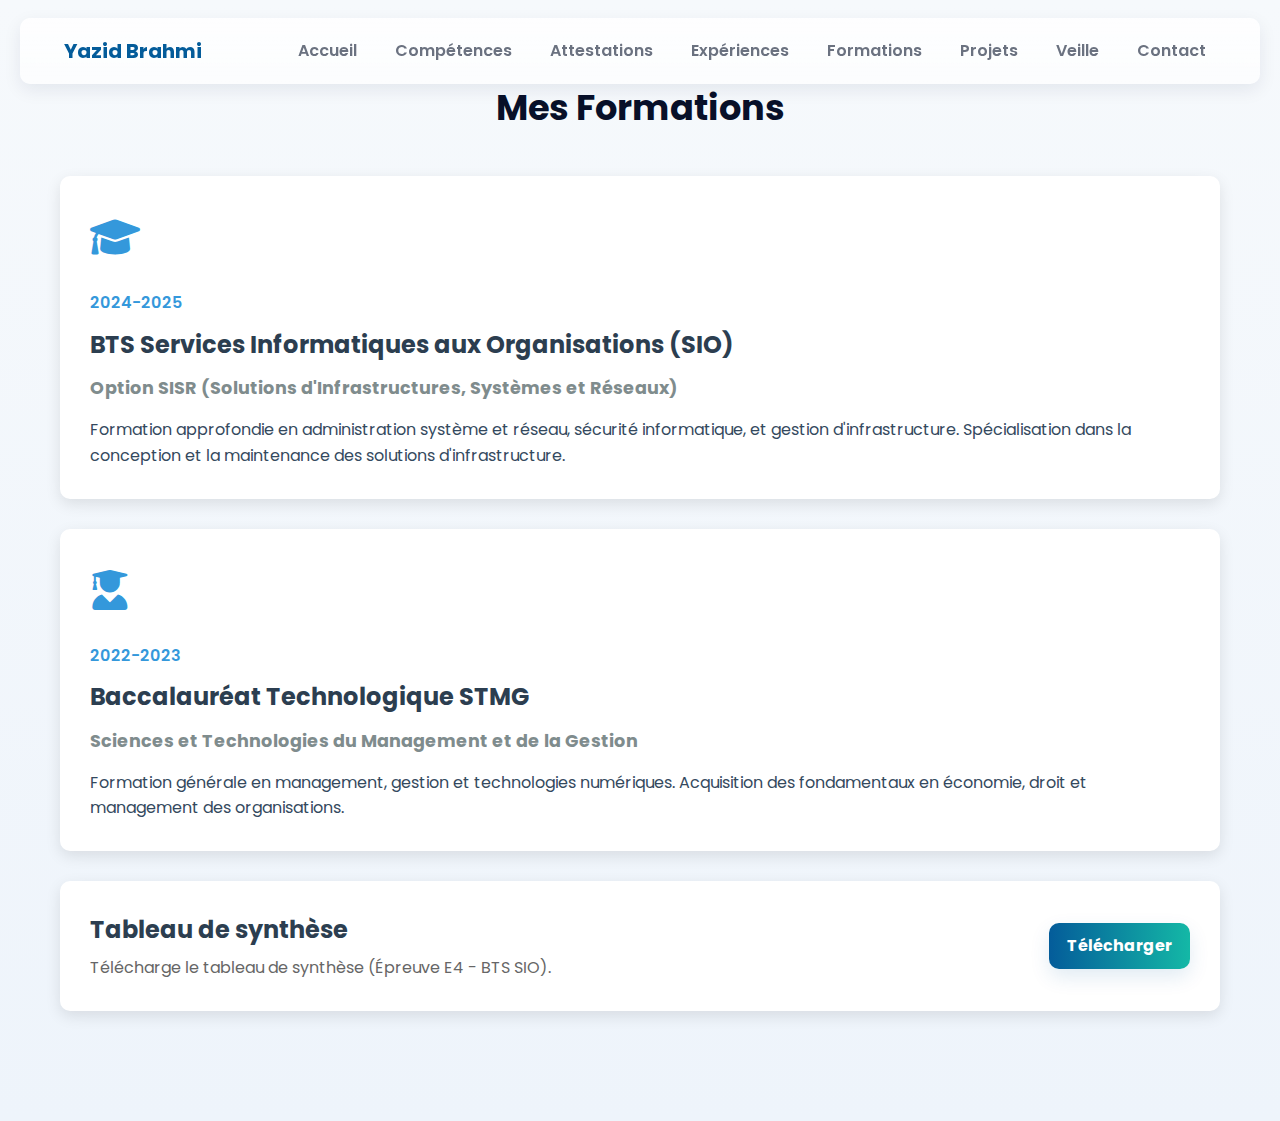
<file: pages/formations.html>
<!DOCTYPE html>
<html lang="fr">
<head>
    <meta charset="UTF-8">
    <meta name="viewport" content="width=device-width, initial-scale=1.0">
    <title>Formations - Yazid Brahmi</title>
    <link rel="stylesheet" href="https://cdnjs.cloudflare.com/ajax/libs/font-awesome/6.0.0/css/all.min.css">
    <link href="https://fonts.googleapis.com/css2?family=Poppins:wght@300;400;500;600;700&display=swap" rel="stylesheet">
    <link rel="stylesheet" href="../css/style.css">
    <style>
        .formation-card {
            background: white;
            border-radius: 10px;
            padding: 30px;
            margin-bottom: 30px;
            box-shadow: 0 5px 15px rgba(0,0,0,0.1);
            transition: transform 0.3s;
        }

        .formation-card:hover {
            transform: translateY(-5px);
        }

        .formation-date {
            color: #3498db;
            font-weight: 600;
            margin-bottom: 10px;
        }

        .formation-title {
            font-size: 1.5rem;
            margin-bottom: 10px;
            color: #2c3e50;
        }

        .formation-school {
            font-size: 1.1rem;
            color: #7f8c8d;
            margin-bottom: 15px;
        }

        .formation-description {
            color: #34495e;
            line-height: 1.6;
        }

        .formation-icon {
            font-size: 2.5rem;
            color: #3498db;
            margin-bottom: 20px;
        }
    </style>
</head>
<body>
    <nav class="navbar">
        <div class="nav-container">
            <a href="../index.html" class="logo">Yazid Brahmi</a>
            <div class="nav-links">
                <a href="../index.html">Accueil</a>
                <a href="competences.html">Compétences</a>
                <a href="attestations.html">Attestations</a>
                <a href="experiences.html">Expériences</a>
                <a href="formations.html">Formations</a>
                <a href="projet.html">Projets</a>
                <a href="veille.html">Veille</a>
                <a href="contact.html">Contact</a>
            </div>
        </div>
    </nav>

    <section class="section">
        <div class="container">
            <div class="section-title">
                <h2>Mes Formations</h2>
            </div>
            
            <div class="formations-container">
                <div class="formation-card">
                    <div class="formation-icon">
                        <i class="fas fa-graduation-cap"></i>
                    </div>
                    <div class="formation-date">2024-2025</div>
                    <h3 class="formation-title">BTS Services Informatiques aux Organisations (SIO)</h3>
                    <h4 class="formation-school">Option SISR (Solutions d'Infrastructures, Systèmes et Réseaux)</h4>
                    <p class="formation-description">
                        Formation approfondie en administration système et réseau, sécurité informatique, 
                        et gestion d'infrastructure. Spécialisation dans la conception et la maintenance 
                        des solutions d'infrastructure.
                    </p>
                </div>

                <div class="formation-card">
                    <div class="formation-icon">
                        <i class="fas fa-user-graduate"></i>
                    </div>
                    <div class="formation-date">2022-2023</div>
                    <h3 class="formation-title">Baccalauréat Technologique STMG</h3>
                    <h4 class="formation-school">Sciences et Technologies du Management et de la Gestion</h4>
                    <p class="formation-description">
                        Formation générale en management, gestion et technologies numériques. 
                        Acquisition des fondamentaux en économie, droit et management des organisations.
                    </p>
                </div>
                <!-- Bloc : Tableau de synthèse (ajouté) -->
                <div class="formation-card" style="display:flex; align-items:center; justify-content:space-between; gap:12px;">
                    <div>
                        <h3 class="formation-title" style="margin:0;">Tableau de synthèse</h3>
                        <p class="formation-description" style="margin:6px 0 0 0; color:#666;">Télécharge le tableau de synthèse (Épreuve E4 - BTS SIO).</p>
                    </div>
                    <div>
                        <a class="btn" href="../documents/Tableau de synthese 2025.xlsx" target="_blank" rel="noopener" style="background:linear-gradient(90deg,var(--primary),var(--accent));">Télécharger</a>
                    </div>
                </div>
            </div>
        </div>
    </section>
</body>
</html>
</file>
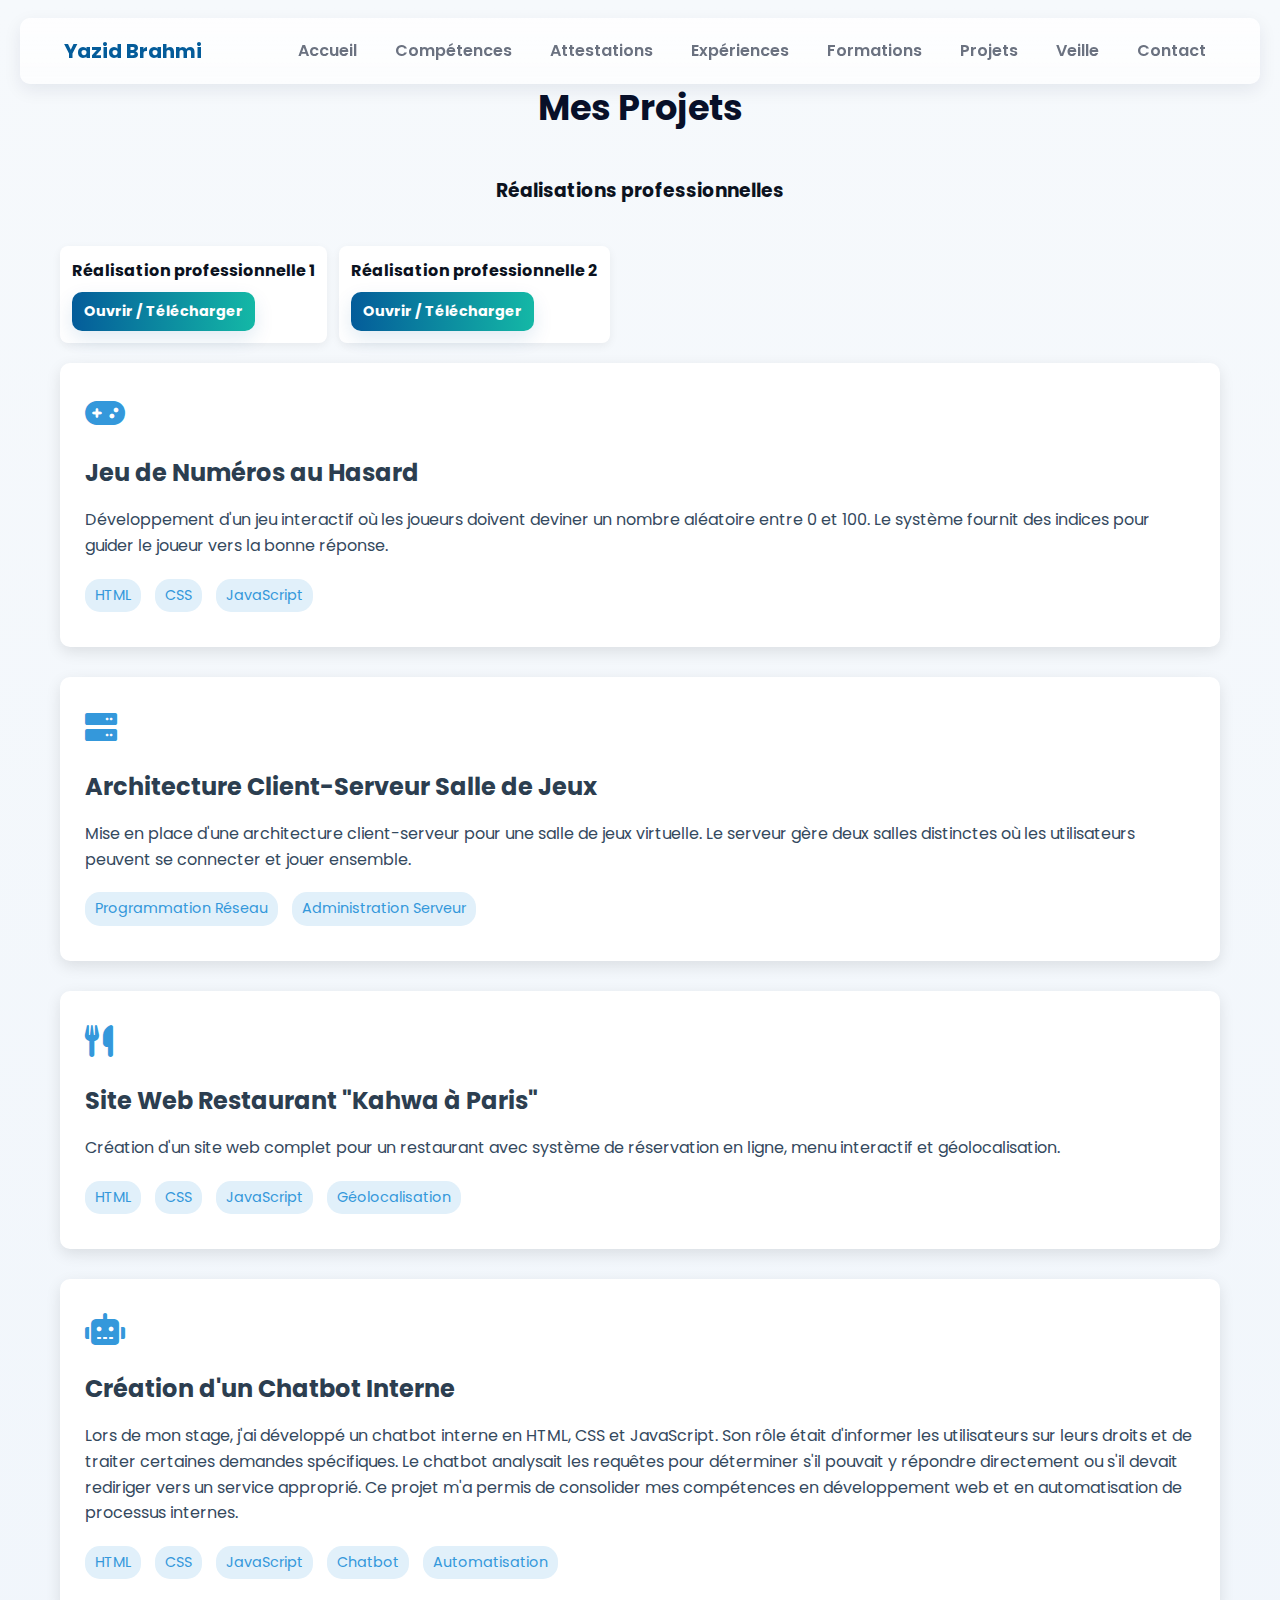
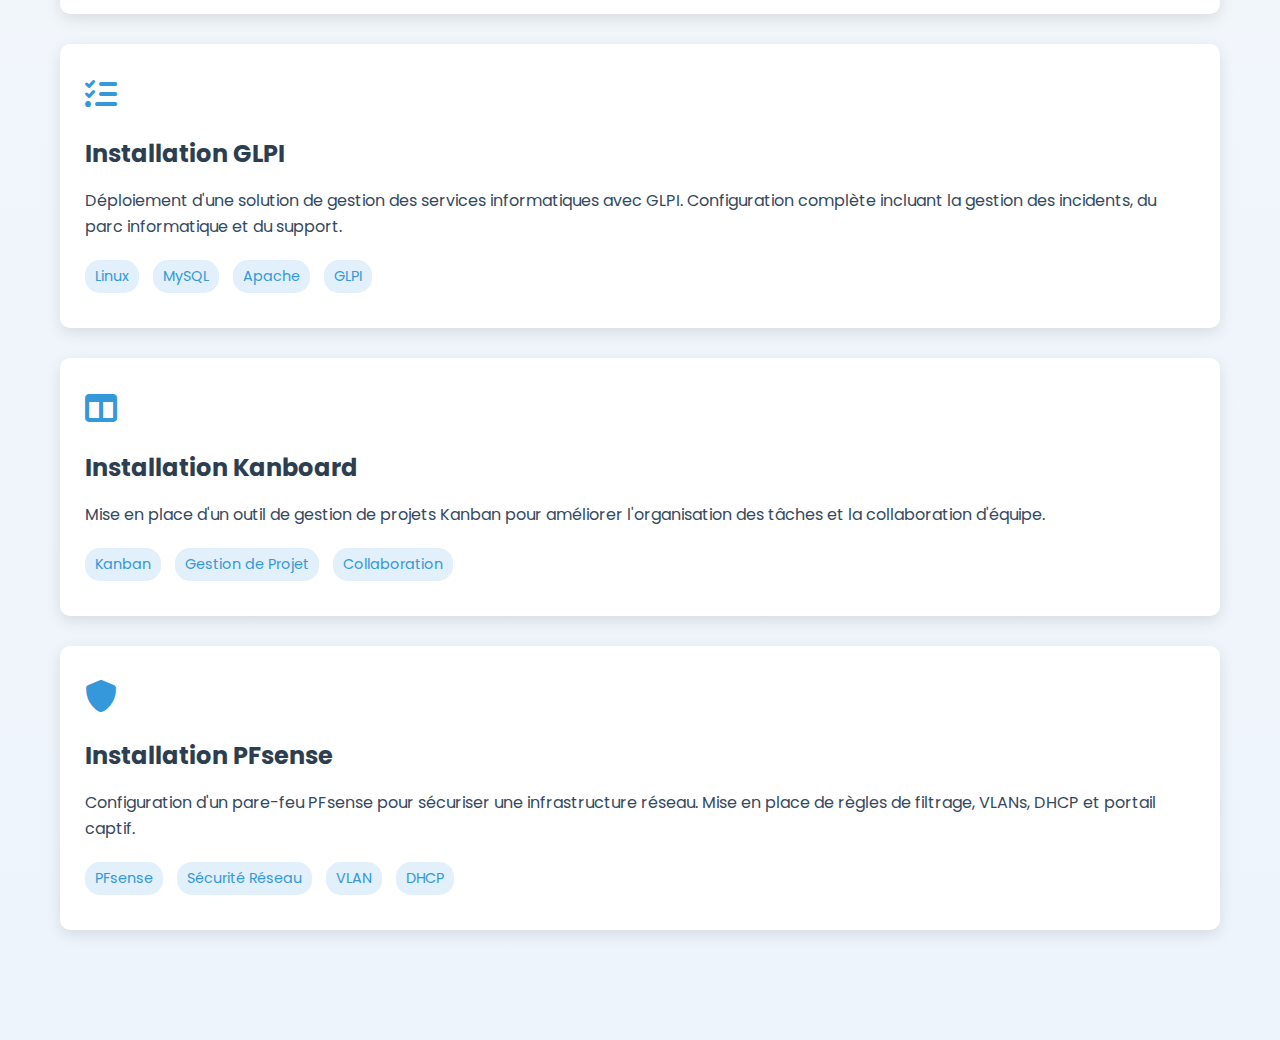
<file: pages/projet.html>
<!DOCTYPE html>
<html lang="fr">
<head>
    <meta charset="UTF-8">
    <meta name="viewport" content="width=device-width, initial-scale=1.0">
    <title>Projets - Yazid Brahmi</title>
    <link rel="stylesheet" href="https://cdnjs.cloudflare.com/ajax/libs/font-awesome/6.0.0/css/all.min.css">
    <link href="https://fonts.googleapis.com/css2?family=Poppins:wght@300;400;500;600;700&display=swap" rel="stylesheet">
    <link rel="stylesheet" href="../css/style.css">
    <style>
        .project-card {
            background: white;
            border-radius: 10px;
            overflow: hidden;
            box-shadow: 0 5px 15px rgba(0,0,0,0.1);
            transition: transform 0.3s;
            margin-bottom: 30px;
        }

        .project-card:hover {
            transform: translateY(-10px);
        }

        .project-content {
            padding: 25px;
        }

        .project-title {
            font-size: 1.5rem;
            color: #2c3e50;
            margin-bottom: 15px;
        }

        .project-description {
            color: #34495e;
            line-height: 1.6;
            margin-bottom: 20px;
        }

        .project-tech {
            margin-top: 15px;
        }

        .tech-tag {
            display: inline-block;
            padding: 5px 10px;
            background: #e1f0fa;
            color: #3498db;
            border-radius: 15px;
            font-size: 0.9rem;
            margin-right: 10px;
            margin-bottom: 10px;
        }

        .project-icon {
            font-size: 2rem;
            color: #3498db;
            margin-bottom: 15px;
        }
    </style>
</head>
<body>
    <nav class="navbar">
        <div class="nav-container">
            <a href="../index.html" class="logo">Yazid Brahmi</a>
            <div class="nav-links">
                <a href="../index.html">Accueil</a>
                <a href="competences.html">Compétences</a>
                <a href="attestations.html">Attestations</a>
                <a href="experiences.html">Expériences</a>
                <a href="formations.html">Formations</a>
                <a href="projet.html">Projets</a>
                <a href="veille.html">Veille</a>
                <a href="contact.html">Contact</a>
            </div>
        </div>
    </nav>

    <section class="section">
        <div class="container">
            <div class="section-title">
                <h2>Mes Projets</h2>
            </div>
            
            <div class="projects-container">
                <!-- Réalisations professionnelles -->
                <div class="section-title" style="margin-top:20px;">
                    <h3>Réalisations professionnelles</h3>
                </div>
                <div style="display:flex; gap:12px; flex-wrap:wrap; margin-bottom:20px;">
                    <div style="background:#fff; padding:12px; border-radius:8px; box-shadow:0 3px 10px rgba(0,0,0,0.06);">
                        <h4 style="margin:0 0 8px 0; font-size:1rem;">Réalisation professionnelle 1</h4>
                        <a href="../documents/Realisation professionnel 1 Yazid Brahmi 2025.docx" class="btn" style="padding:8px 12px; font-size:0.9rem;" target="_blank" rel="noopener" download>Ouvrir / Télécharger</a>
                    </div>
                    <div style="background:#fff; padding:12px; border-radius:8px; box-shadow:0 3px 10px rgba(0,0,0,0.06);">
                        <h4 style="margin:0 0 8px 0; font-size:1rem;">Réalisation professionnelle 2</h4>
                        <a href="../documents/Réalisation 2 professionnel yazid brahmi.docx" class="btn" style="padding:8px 12px; font-size:0.9rem;" target="_blank" rel="noopener" download>Ouvrir / Télécharger</a>
                    </div>
                </div>
                <div class="project-card">
                    <div class="project-content">
                        <div class="project-icon">
                            <i class="fas fa-gamepad"></i>
                        </div>
                        <h3 class="project-title">Jeu de Numéros au Hasard</h3>
                        <p class="project-description">
                            Développement d'un jeu interactif où les joueurs doivent deviner un nombre aléatoire entre 0 et 100.
                            Le système fournit des indices pour guider le joueur vers la bonne réponse.
                        </p>
                        <div class="project-tech">
                            <span class="tech-tag">HTML</span>
                            <span class="tech-tag">CSS</span>
                            <span class="tech-tag">JavaScript</span>
                        </div>
                    </div>
                </div>

                <div class="project-card">
                    <div class="project-content">
                        <div class="project-icon">
                            <i class="fas fa-server"></i>
                        </div>
                        <h3 class="project-title">Architecture Client-Serveur Salle de Jeux</h3>
                        <p class="project-description">
                            Mise en place d'une architecture client-serveur pour une salle de jeux virtuelle.
                            Le serveur gère deux salles distinctes où les utilisateurs peuvent se connecter et jouer ensemble.
                        </p>
                        <div class="project-tech">
                            <span class="tech-tag">Programmation Réseau</span>
                            <span class="tech-tag">Administration Serveur</span>
                        </div>
                    </div>
                </div>

                <div class="project-card">
                    <div class="project-content">
                        <div class="project-icon">
                            <i class="fas fa-utensils"></i>
                        </div>
                        <h3 class="project-title">Site Web Restaurant "Kahwa à Paris"</h3>
                        <p class="project-description">
                            Création d'un site web complet pour un restaurant avec système de réservation en ligne,
                            menu interactif et géolocalisation.
                        </p>
                        <div class="project-tech">
                            <span class="tech-tag">HTML</span>
                            <span class="tech-tag">CSS</span>
                            <span class="tech-tag">JavaScript</span>
                            <span class="tech-tag">Géolocalisation</span>
                        </div>
                    </div>
                </div>

                <div class="project-card">
                    <div class="project-content">
                        <div class="project-icon">
                            <i class="fas fa-robot"></i>
                        </div>
                        <h3 class="project-title">Création d'un Chatbot Interne</h3>
                        <p class="project-description">
                            Lors de mon stage, j'ai développé un chatbot interne en HTML, CSS et JavaScript. 
                            Son rôle était d'informer les utilisateurs sur leurs droits et de traiter certaines 
                            demandes spécifiques. Le chatbot analysait les requêtes pour déterminer s'il pouvait 
                            y répondre directement ou s'il devait rediriger vers un service approprié. Ce projet 
                            m'a permis de consolider mes compétences en développement web et en automatisation de 
                            processus internes.
                        </p>
                        <div class="project-tech">
                            <span class="tech-tag">HTML</span>
                            <span class="tech-tag">CSS</span>
                            <span class="tech-tag">JavaScript</span>
                            <span class="tech-tag">Chatbot</span>
                            <span class="tech-tag">Automatisation</span>
                        </div>
                    </div>
                </div>

                <div class="project-card">
                    <div class="project-content">
                        <div class="project-icon">
                            <i class="fas fa-tasks"></i>
                        </div>
                        <h3 class="project-title">Installation GLPI</h3>
                        <p class="project-description">
                            Déploiement d'une solution de gestion des services informatiques avec GLPI.
                            Configuration complète incluant la gestion des incidents, du parc informatique et du support.
                        </p>
                        <div class="project-tech">
                            <span class="tech-tag">Linux</span>
                            <span class="tech-tag">MySQL</span>
                            <span class="tech-tag">Apache</span>
                            <span class="tech-tag">GLPI</span>
                        </div>
                    </div>
                </div>

                <div class="project-card">
                    <div class="project-content">
                        <div class="project-icon">
                            <i class="fas fa-columns"></i>
                        </div>
                        <h3 class="project-title">Installation Kanboard</h3>
                        <p class="project-description">
                            Mise en place d'un outil de gestion de projets Kanban pour améliorer
                            l'organisation des tâches et la collaboration d'équipe.
                        </p>
                        <div class="project-tech">
                            <span class="tech-tag">Kanban</span>
                            <span class="tech-tag">Gestion de Projet</span>
                            <span class="tech-tag">Collaboration</span>
                        </div>
                    </div>
                </div>

                <div class="project-card">
                    <div class="project-content">
                        <div class="project-icon">
                            <i class="fas fa-shield-alt"></i>
                        </div>
                        <h3 class="project-title">Installation PFsense</h3>
                        <p class="project-description">
                            Configuration d'un pare-feu PFsense pour sécuriser une infrastructure réseau.
                            Mise en place de règles de filtrage, VLANs, DHCP et portail captif.
                        </p>
                        <div class="project-tech">
                            <span class="tech-tag">PFsense</span>
                            <span class="tech-tag">Sécurité Réseau</span>
                            <span class="tech-tag">VLAN</span>
                            <span class="tech-tag">DHCP</span>
                        </div>
                    </div>
                </div>
            </div>
        </div>
    </section>
</body>
</html>
</file>
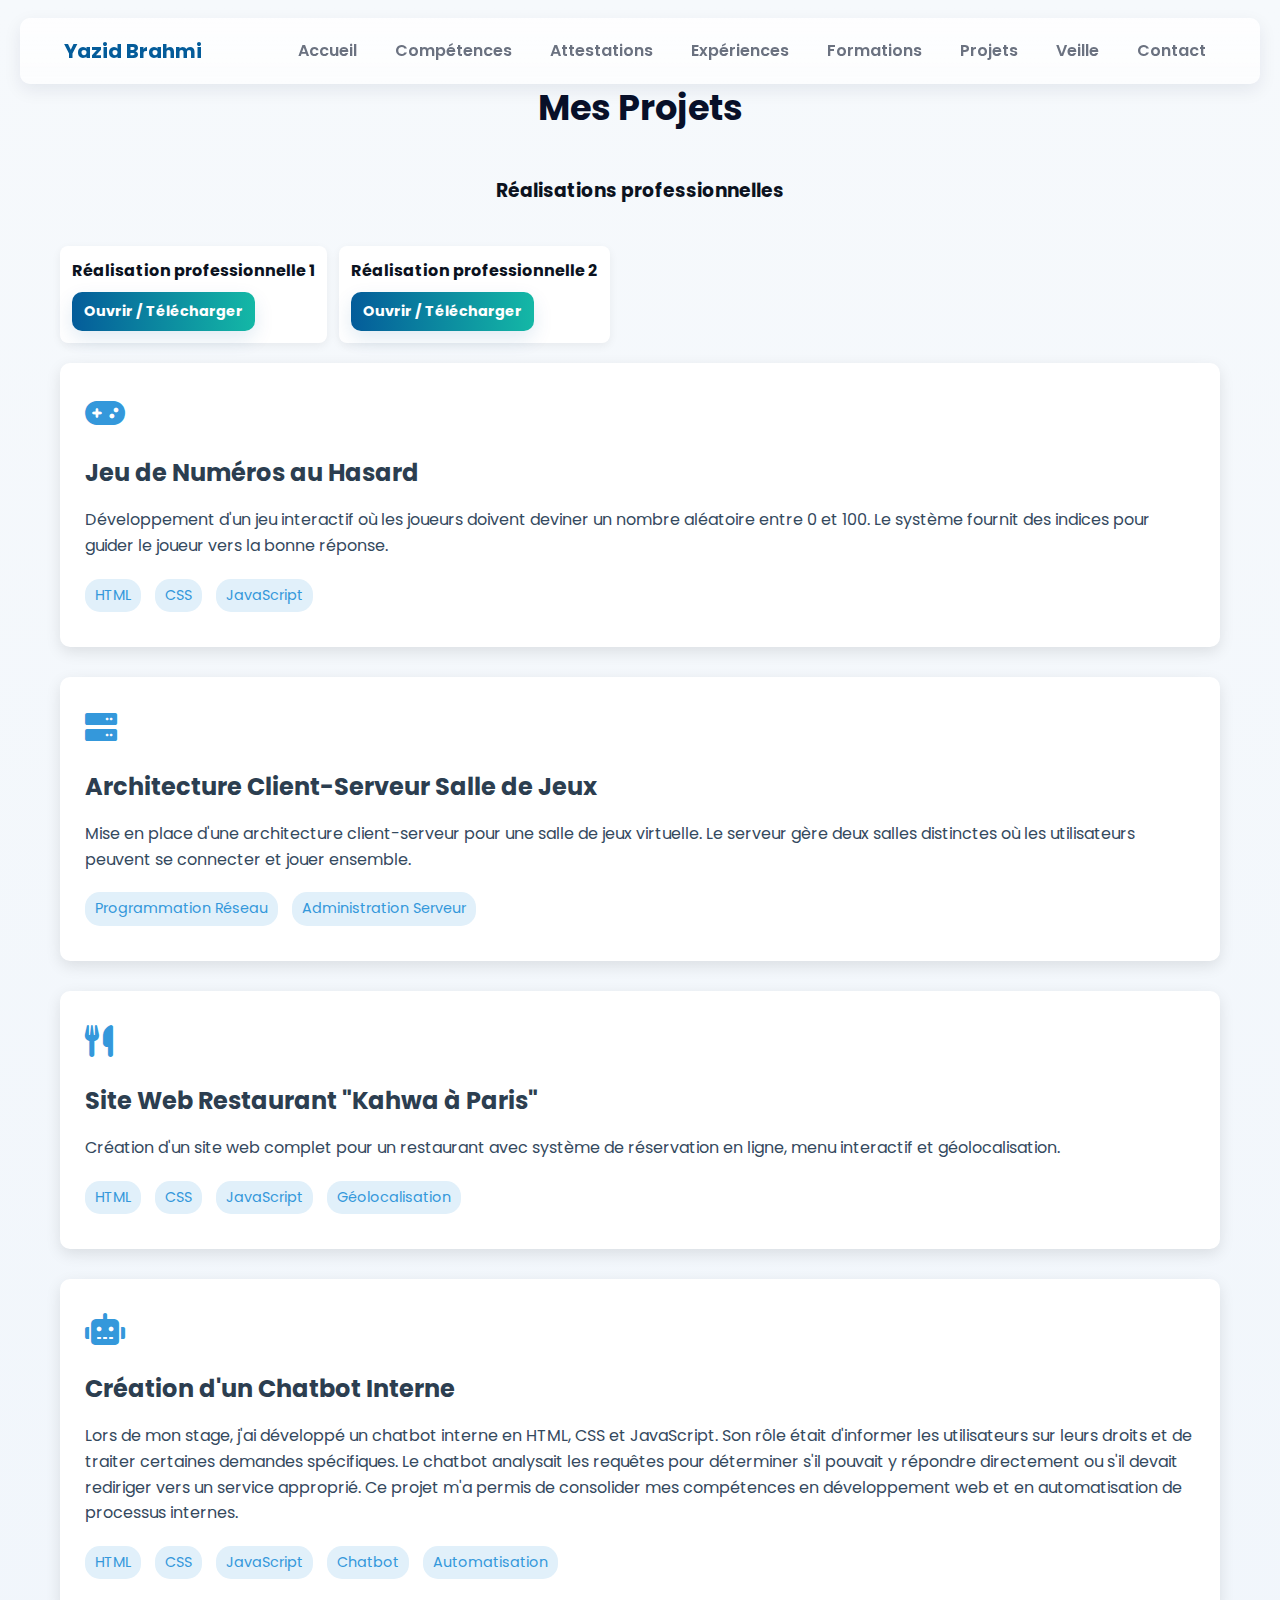
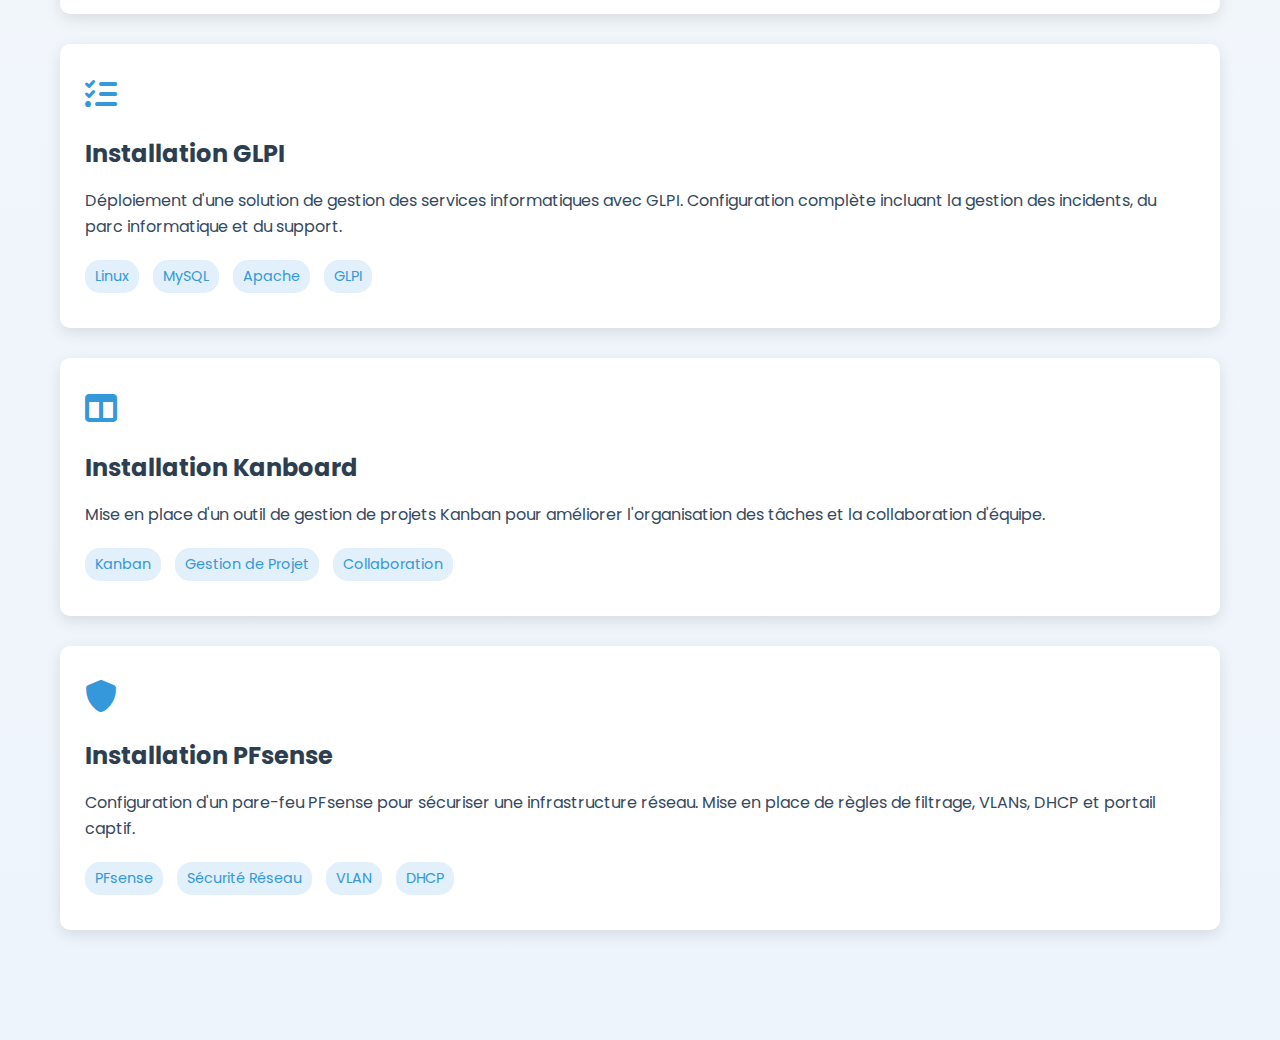
<file: pages/realisations.html>
<!DOCTYPE html>
<html lang="fr">
<head>
    <meta charset="UTF-8">
    <meta http-equiv="refresh" content="0; url=projet.html">
    <meta name="viewport" content="width=device-width, initial-scale=1.0">
    <title>Redirection - Réalisations</title>
</head>
<body>
    <p>La page "Réalisations" a été renommée. <a href="projet.html">Cliquez ici pour accéder à Projets</a>.</p>
</body>
</html>
</file>
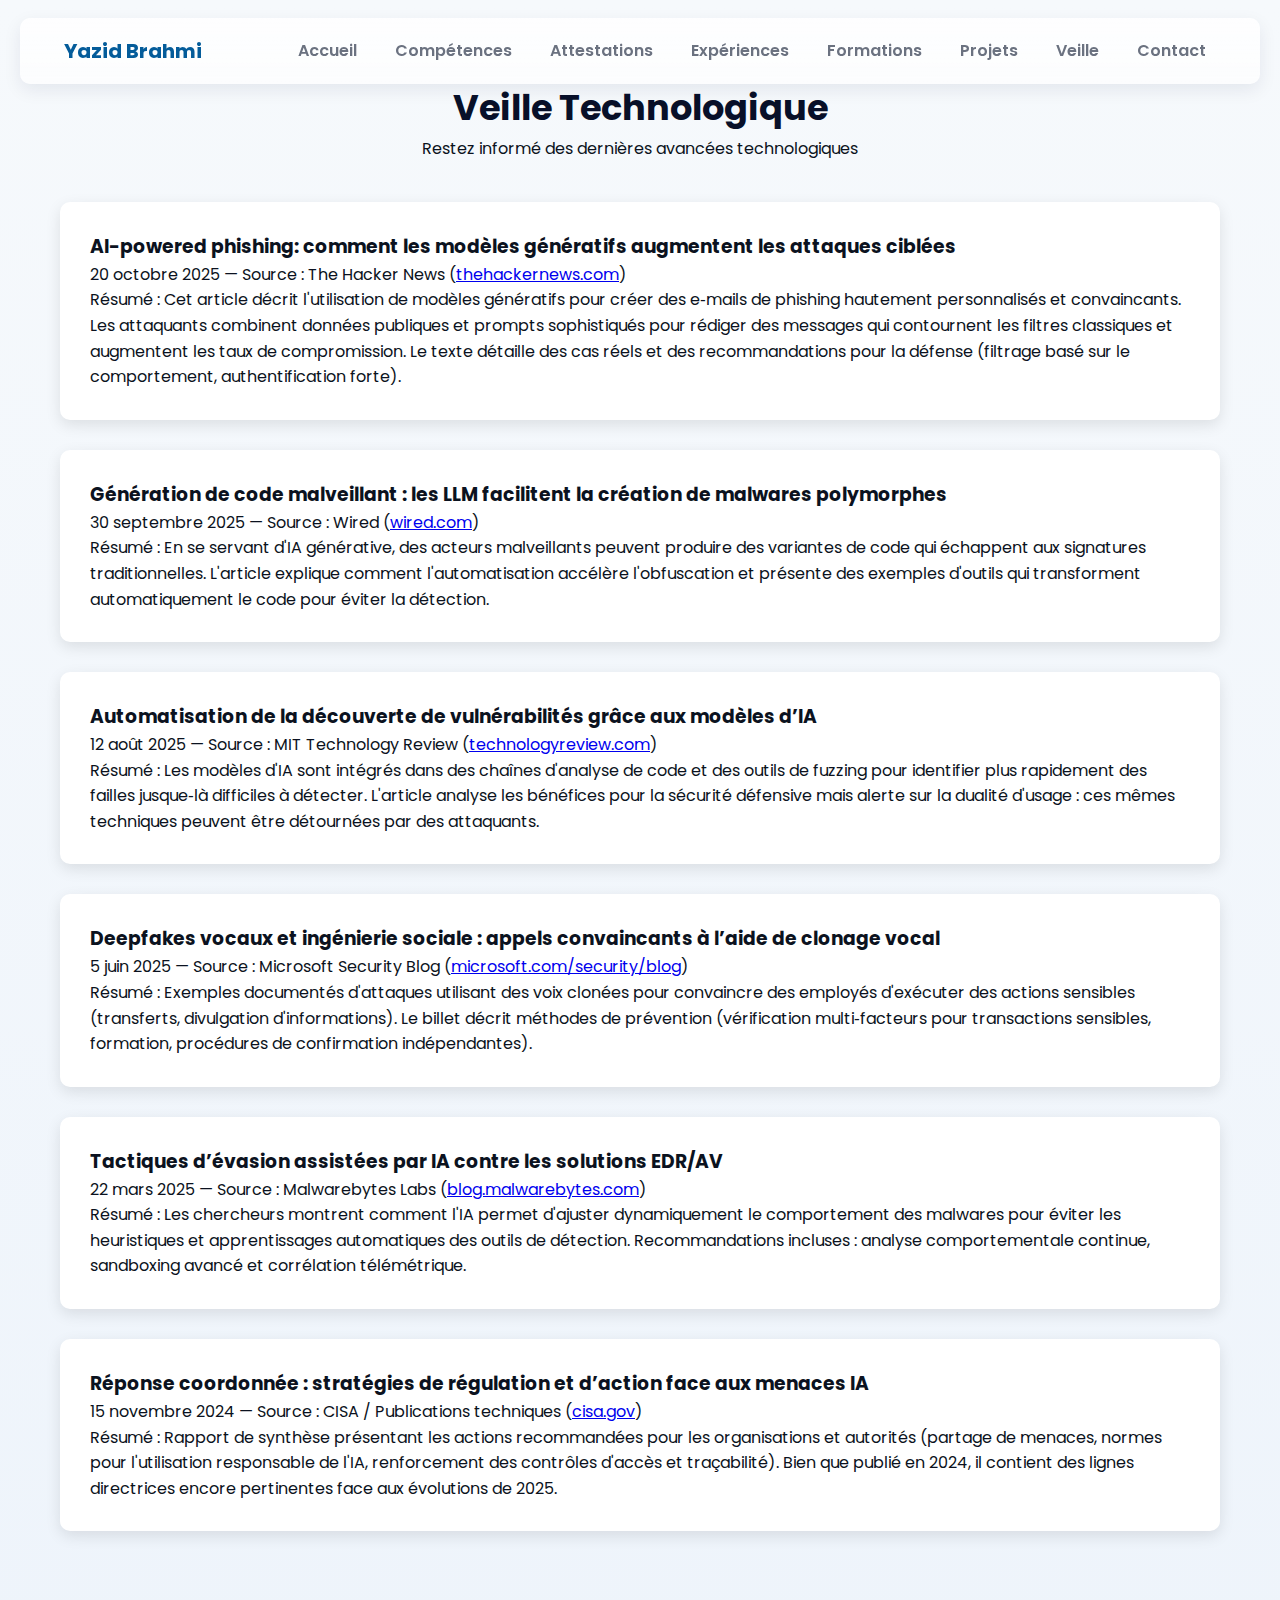
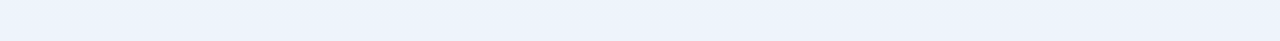
<file: pages/veille.html>
<!DOCTYPE html>
<html lang="fr">
<head>
    <meta charset="UTF-8">
    <meta name="viewport" content="width=device-width, initial-scale=1.0">
    <title>Veille Technologique - Yazid Brahmi</title>
    <link rel="stylesheet" href="https://cdnjs.cloudflare.com/ajax/libs/font-awesome/6.0.0/css/all.min.css">
    <link href="https://fonts.googleapis.com/css2?family=Poppins:wght@300;400;500;600;700&display=swap" rel="stylesheet">
    <link rel="stylesheet" href="../css/style.css">
    <style>
        .veille-card {
            background: white;
            border-radius: 10px;
            padding: 30px;
            margin-bottom: 30px;
            box-shadow: 0 5px 15px rgba(0,0,0,0.1);
            transition: transform 0.3s;
        }

        .veille-card:hover { transform: translateY(-5px); }

        .source-list { list-style: none; padding: 0; }
        .source-list li { margin-bottom: 15px; display:flex; align-items:center; }
        .source-list i { margin-right: 15px; color:#3498db; }

        .tech-tags { display:flex; flex-wrap:wrap; gap:10px; margin-top:20px; }
        .tag { background:#e1f0fa; color:#3498db; padding:8px 15px; border-radius:20px; }

        .veille-content { display:grid; grid-template-columns:1fr; gap:30px; }
        .resource-link { color:#3498db; text-decoration:none; display:inline-flex; align-items:center; margin-top:10px; }
        .resource-link i { margin-right:8px; }
        .resource-link:hover { text-decoration:underline; }
    </style>
</head>
<body>
    <nav class="navbar">
        <div class="nav-container">
            <a href="../index.html" class="logo">Yazid Brahmi</a>
            <div class="nav-links">
                <a href="../index.html">Accueil</a>
                <a href="competences.html">Compétences</a>
                <a href="attestations.html">Attestations</a>
                <a href="experiences.html">Expériences</a>
                <a href="formations.html">Formations</a>
                <a href="projet.html">Projets</a>
                <a href="veille.html">Veille</a>
                <a href="contact.html">Contact</a>
            </div>
        </div>
    </nav>

    <section class="section">
        <div class="container">
            <div class="section-title">
                <h2>Veille Technologique</h2>
                <p>Restez informé des dernières avancées technologiques</p>
            </div>

            <!-- Section principale de veille : articles sélectionnés -->
            <div class="veille-grid" style="margin-bottom:20px;">
                <article class="veille-card">
                    <h3>AI-powered phishing: comment les modèles génératifs augmentent les attaques ciblées</h3>
                    <div class="meta">20 octobre 2025 — Source : The Hacker News (<a class="source" href="https://thehackernews.com" target="_blank" rel="noopener">thehackernews.com</a>)</div>
                    <p class="summary">Résumé : Cet article décrit l'utilisation de modèles génératifs pour créer des e‑mails de phishing hautement personnalisés et convaincants. Les attaquants combinent données publiques et prompts sophistiqués pour rédiger des messages qui contournent les filtres classiques et augmentent les taux de compromission. Le texte détaille des cas réels et des recommandations pour la défense (filtrage basé sur le comportement, authentification forte).</p>
                </article>

                <article class="veille-card">
                    <h3>Génération de code malveillant : les LLM facilitent la création de malwares polymorphes</h3>
                    <div class="meta">30 septembre 2025 — Source : Wired (<a class="source" href="https://www.wired.com" target="_blank" rel="noopener">wired.com</a>)</div>
                    <p class="summary">Résumé : En se servant d'IA générative, des acteurs malveillants peuvent produire des variantes de code qui échappent aux signatures traditionnelles. L'article explique comment l'automatisation accélère l'obfuscation et présente des exemples d'outils qui transforment automatiquement le code pour éviter la détection.</p>
                </article>

                <article class="veille-card">
                    <h3>Automatisation de la découverte de vulnérabilités grâce aux modèles d’IA</h3>
                    <div class="meta">12 août 2025 — Source : MIT Technology Review (<a class="source" href="https://www.technologyreview.com" target="_blank" rel="noopener">technologyreview.com</a>)</div>
                    <p class="summary">Résumé : Les modèles d'IA sont intégrés dans des chaînes d'analyse de code et des outils de fuzzing pour identifier plus rapidement des failles jusque‑là difficiles à détecter. L'article analyse les bénéfices pour la sécurité défensive mais alerte sur la dualité d'usage : ces mêmes techniques peuvent être détournées par des attaquants.</p>
                </article>

                <article class="veille-card">
                    <h3>Deepfakes vocaux et ingénierie sociale : appels convaincants à l’aide de clonage vocal</h3>
                    <div class="meta">5 juin 2025 — Source : Microsoft Security Blog (<a class="source" href="https://www.microsoft.com/security/blog" target="_blank" rel="noopener">microsoft.com/security/blog</a>)</div>
                    <p class="summary">Résumé : Exemples documentés d'attaques utilisant des voix clonées pour convaincre des employés d'exécuter des actions sensibles (transferts, divulgation d'informations). Le billet décrit méthodes de prévention (vérification multi‑facteurs pour transactions sensibles, formation, procédures de confirmation indépendantes).</p>
                </article>

                <article class="veille-card">
                    <h3>Tactiques d’évasion assistées par IA contre les solutions EDR/AV</h3>
                    <div class="meta">22 mars 2025 — Source : Malwarebytes Labs (<a class="source" href="https://blog.malwarebytes.com" target="_blank" rel="noopener">blog.malwarebytes.com</a>)</div>
                    <p class="summary">Résumé : Les chercheurs montrent comment l'IA permet d'ajuster dynamiquement le comportement des malwares pour éviter les heuristiques et apprentissages automatiques des outils de détection. Recommandations incluses : analyse comportementale continue, sandboxing avancé et corrélation télémétrique.</p>
                </article>

                <article class="veille-card">
                    <h3>Réponse coordonnée : stratégies de régulation et d’action face aux menaces IA</h3>
                    <div class="meta">15 novembre 2024 — Source : CISA / Publications techniques (<a class="source" href="https://www.cisa.gov" target="_blank" rel="noopener">cisa.gov</a>)</div>
                    <p class="summary">Résumé : Rapport de synthèse présentant les actions recommandées pour les organisations et autorités (partage de menaces, normes pour l'utilisation responsable de l'IA, renforcement des contrôles d'accès et traçabilité). Bien que publié en 2024, il contient des lignes directrices encore pertinentes face aux évolutions de 2025.</p>
                </article>
            </div>

            <!-- Cartes de veille supprimées selon demande de l'utilisateur -->

            <!-- Bloc téléchargement supprimé de la page Veille sur demande de l'utilisateur -->
        </div>
    </section>
</body>
</html>
</file>
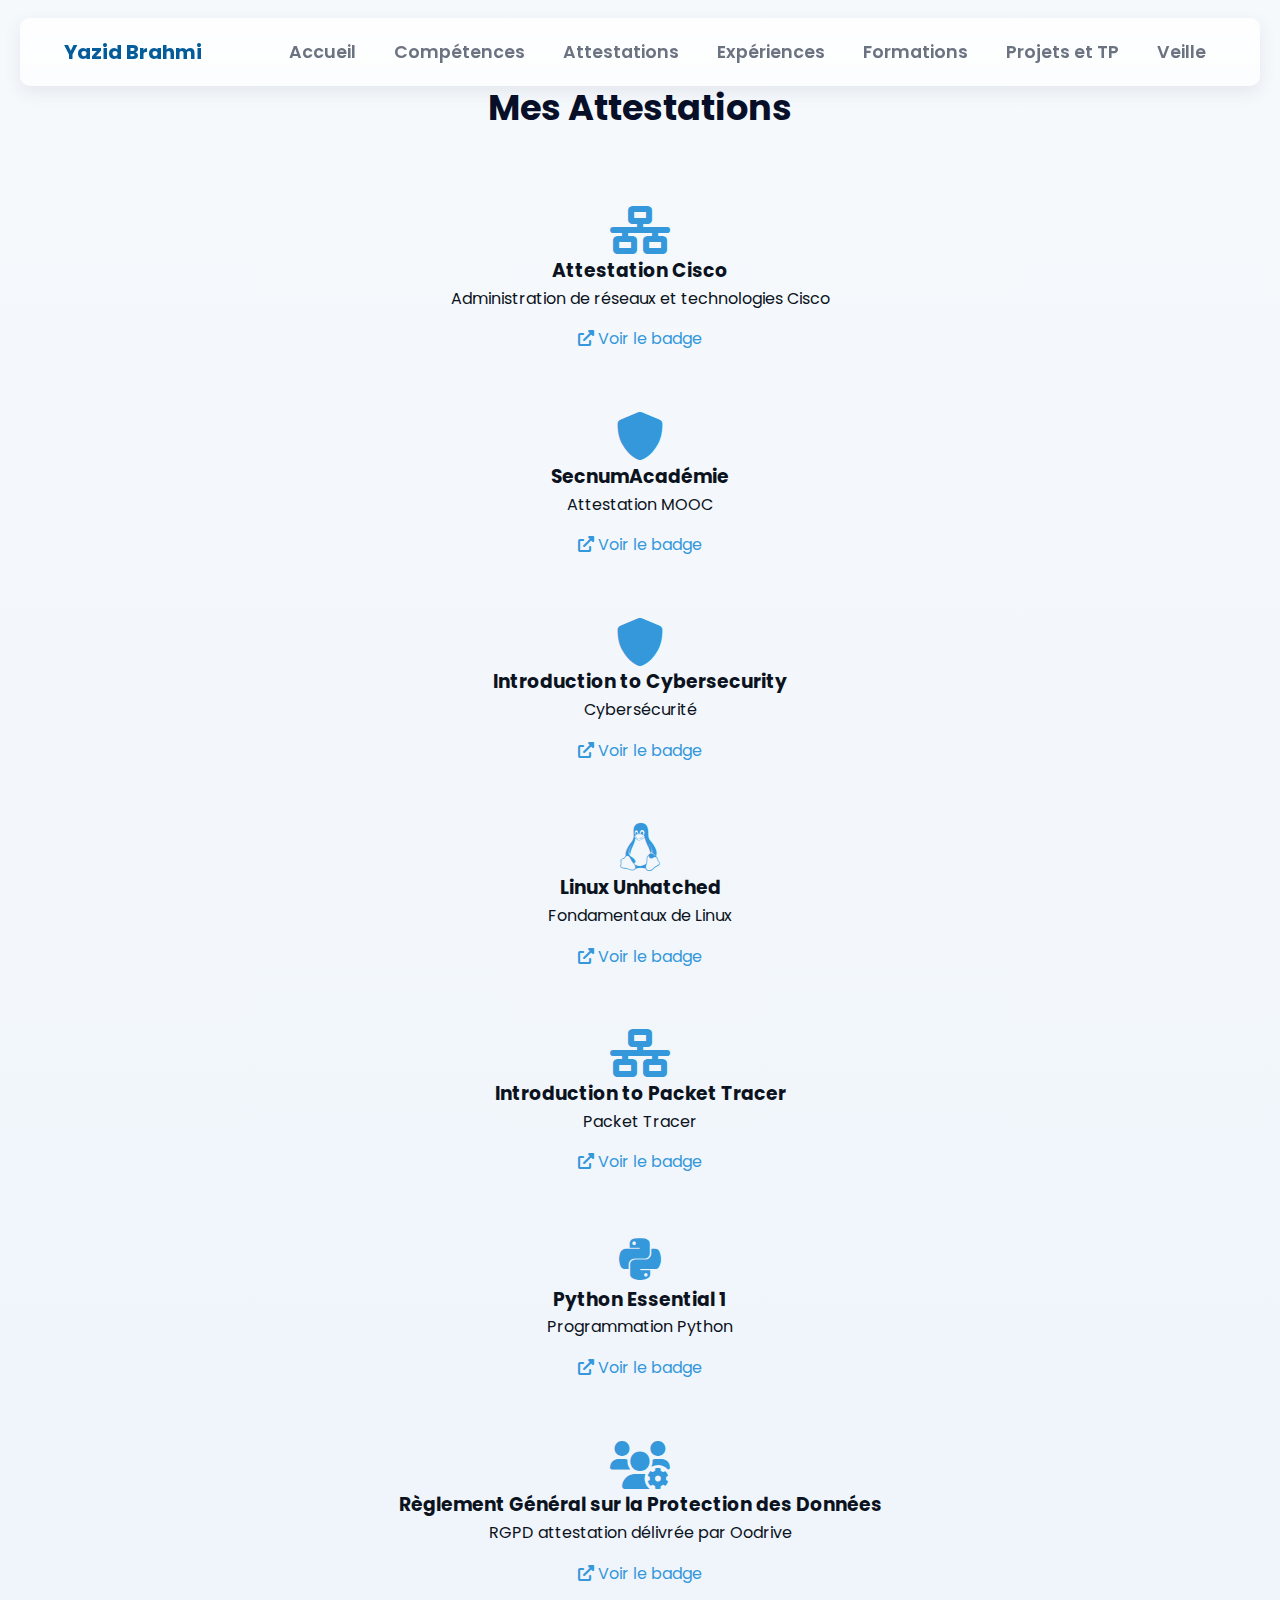
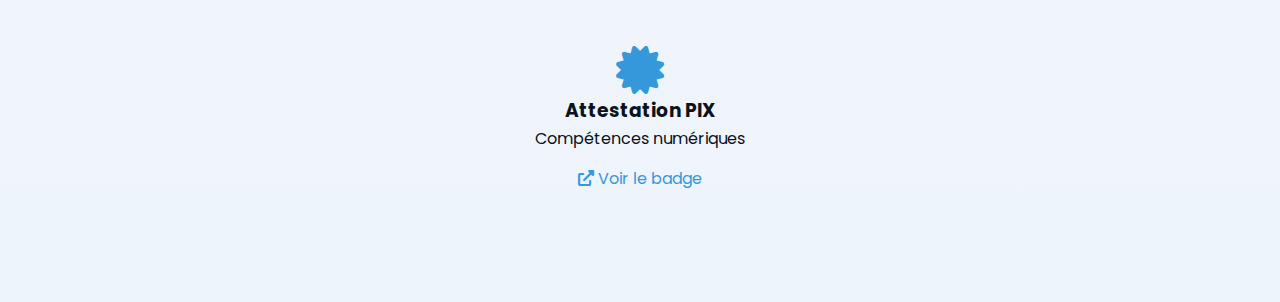
<file: EPORFOLIO NEW carré/pages/attestations.html>
<!DOCTYPE html>
<html lang="fr">
<head>
    <meta charset="UTF-8">
    <meta name="viewport" content="width=device-width, initial-scale=1.0">
    <title>Attestations - Yazid Brahmi</title>
    <link rel="stylesheet" href="https://cdnjs.cloudflare.com/ajax/libs/font-awesome/6.0.0/css/all.min.css">
    <link href="https://fonts.googleapis.com/css2?family=Poppins:wght@300;400;500;600;700&display=swap" rel="stylesheet">
    <link rel="stylesheet" href="../css/style.css">
    <style>
        .attestation-card {
            text-align: center;
            padding: 30px;
        }
        .attestation-card img {
            width: 150px;
            height: 150px;
            margin-bottom: 20px;
        }
        .attestation-links {
            margin-top: 15px;
        }
        .attestation-links a {
            margin: 0 10px;
            color: #3498db;
            text-decoration: none;
        }
        .attestation-links a:hover {
            text-decoration: underline;
        }
    </style>
</head>
<body>
    <nav class="navbar">
        <div class="nav-container">
            <a href="../index.html" class="logo">Yazid Brahmi</a>
            <div class="nav-links">
                <a href="../index.html">Accueil</a>
                <a href="competences.html">Compétences</a>
                <a href="attestations.html">Attestations</a>
                <a href="experiences.html">Expériences</a>
                <a href="formations.html">Formations</a>
                <a href="projet.html">Projets et TP</a>
                <a href="veille.html">Veille</a>
            </div>
        </div>
    </nav>

    <section class="section">
        <div class="container">
            <div class="section-title">
                <h2>Mes Attestations</h2>
            </div>
            
            
                <div class="card attestation-card">
                    <i class="fas fa-network-wired fa-3x" style="color: #3498db;"></i>
                    <h3>Attestation Cisco</h3>
                    <p>Administration de réseaux et technologies Cisco</p>
                    <div class="attestation-links">
                        <a href="../documents/NetworkingBasics.pdf" target="_blank">
                            <i class="fas fa-external-link-alt"></i> Voir le badge
                        </a>
                    </div>
                </div>

                <div class="card attestation-card">
                    <i class="fas fa-shield-alt fa-3x" style="color: #3498db;"></i>
                    <h3>SecnumAcadémie</h3>
                    <p>Attestation MOOC</p>
                    <div class="attestation-links">
                        <a href="../documents/Attestation secnumAcadémie.pdf" target="_blank">
                            <i class="fas fa-external-link-alt"></i> Voir le badge
                        </a>
                    </div>
                </div>

                <div class="card attestation-card">
                    <i class="fas fa-shield-alt fa-3x" style="color: #3498db;"></i>
                    <h3>Introduction to Cybersecurity</h3>
                    <p>Cybersécurité</p>
                    <div class="attestation-links">
                        <a href="../documents/Introduction to Cybersecurity.pdf" target="_blank">
                            <i class="fas fa-external-link-alt"></i> Voir le badge
                        </a>
                    </div>
                </div>

                <div class="card attestation-card">
                    <i class="fab fa-linux fa-3x" style="color: #3498db;"></i>
                    <h3>Linux Unhatched</h3>
                    <p>Fondamentaux de Linux</p>
                    <div class="attestation-links">
                        <a href="../documents/Linux.pdf" target="_blank">
                            <i class="fas fa-external-link-alt"></i> Voir le badge
                        </a>
                    </div>
                </div>

                <div class="card attestation-card">
                    <i class="fas fa-network-wired fa-3x" style="color: #3498db;"></i>
                    <h3>Introduction to Packet Tracer</h3>
                    <p>Packet Tracer</p>
                    <div class="attestation-links">
                        <a href="../documents/Intropackettracer.pdf" target="_blank">
                            <i class="fas fa-external-link-alt"></i> Voir le badge
                        </a>
                    </div>
                </div>

                <div class="card attestation-card">
                    <i class="fab fa-python fa-3x" style="color: #3498db;"></i>
                    <h3>Python Essential 1</h3>
                    <p>Programmation Python</p>
                    <div class="attestation-links">
                        <a href="../documents/Python.pdf" target="_blank">
                            <i class="fas fa-external-link-alt"></i> Voir le badge
                        </a>
                    </div>
                </div>

                <div class="card attestation-card">
                    <i class="fas fa-users-cog fa-3x" style="color: #3498db;"></i>
                    <h3>Règlement Général sur la Protection des Données</h3>
                    <p>RGPD attestation délivrée par Oodrive</p>
                    <div class="attestation-links">
                        <a href="../documents/RGPD.pdf" target="_blank">
                            <i class="fas fa-external-link-alt"></i> Voir le badge
                        </a>
                    </div>
                </div>
                
            

                <div class="grid">
                <div class="card attestation-card">
                    <i class="fas fa-certificate fa-3x" style="color: #3498db;"></i>
                    <h3>Attestation PIX</h3>
                    <p>Compétences numériques</p>
                    <div class="attestation-links">
                        <a href="../documents/pix.pdf" target="_blank">
                            <i class="fas fa-external-link-alt"></i> Voir le badge
                        </a>
                </div>
            
            </div>
        </div>
    </section>
</body>
</html>
</file>
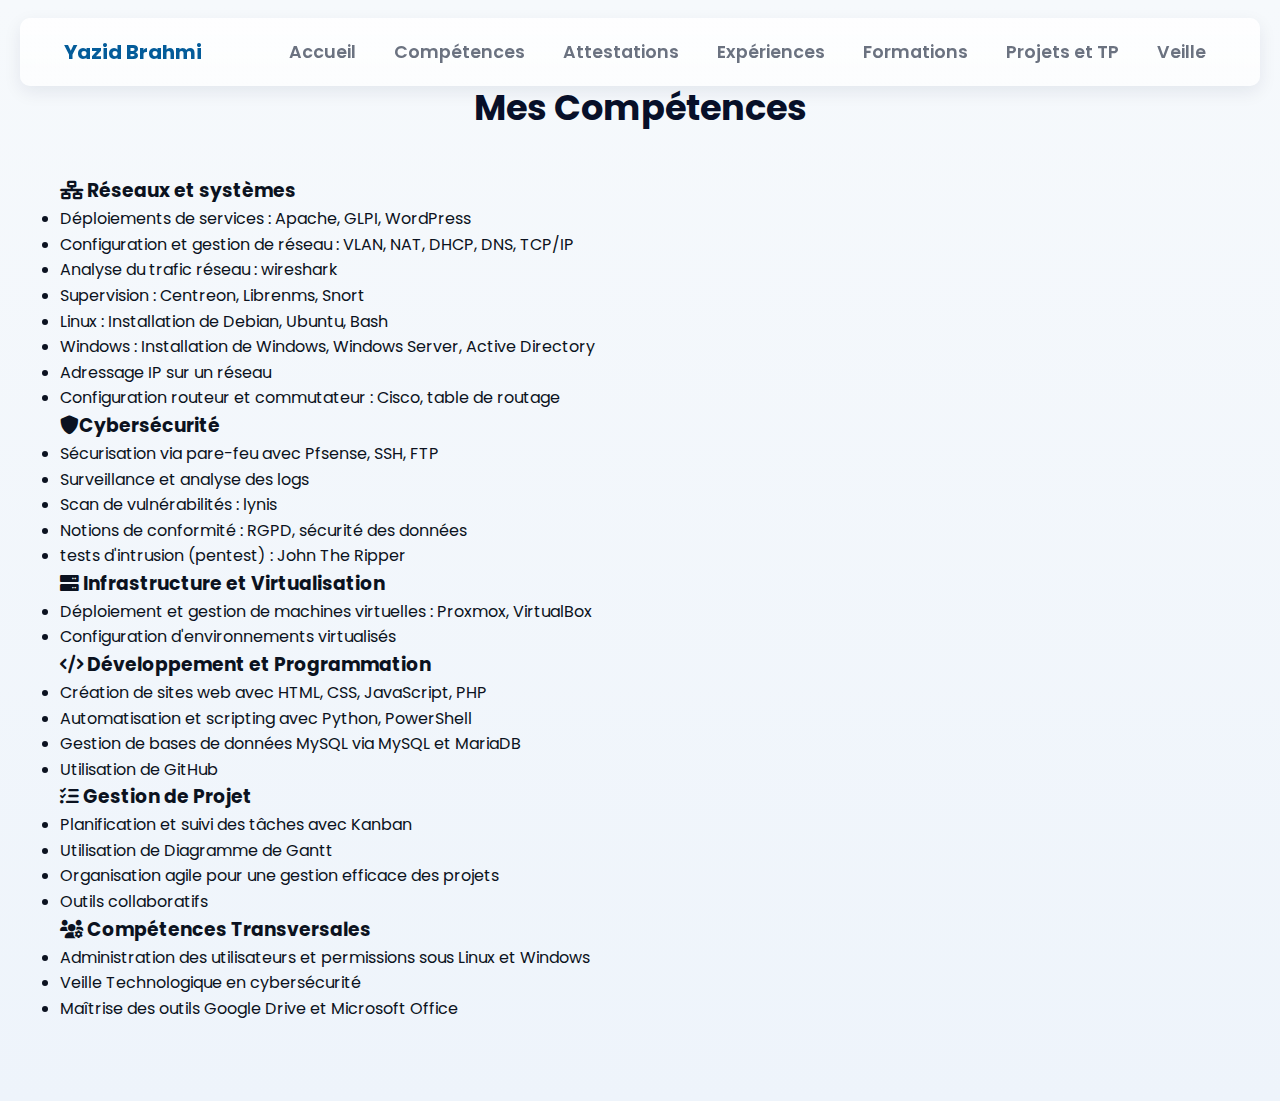
<file: EPORFOLIO NEW carré/pages/competences.html>
<!DOCTYPE html>
<html lang="fr">
<head>
    <meta charset="UTF-8">
    <meta name="viewport" content="width=device-width, initial-scale=1.0">
    <title>Compétences - Yazid Brahmi</title>
    <link rel="stylesheet" href="https://cdnjs.cloudflare.com/ajax/libs/font-awesome/6.0.0/css/all.min.css">
    <link href="https://fonts.googleapis.com/css2?family=Poppins:wght@300;400;500;600;700&display=swap" rel="stylesheet">
    <link rel="stylesheet" href="../css/style.css">
</head>
<body>
    <nav class="navbar">
        <div class="nav-container">
            <a href="../index.html" class="logo">Yazid Brahmi</a>
            <div class="nav-links">
                <a href="../index.html">Accueil</a>
                <a href="competences.html">Compétences</a>
                <a href="attestations.html">Attestations</a>
                <a href="experiences.html">Expériences</a>
                <a href="formations.html">Formations</a>
                <a href="projet.html">Projets et TP</a>
                <a href="veille.html">Veille</a>
            </div>
        </div>
    </nav>

    <section class="section">
        <div class="container">
            <div class="section-title">
                <h2>Mes Compétences</h2>
            </div>
            
            <div class="competences-grid grid">
                <div class="card">
                    <h3><i class="fas fa-network-wired"></i> Réseaux et systèmes</h3>
                    <ul>
                        <li>Déploiements de services : Apache, GLPI, WordPress</li>
                        <li>Configuration et gestion de réseau : VLAN, NAT, DHCP, DNS, TCP/IP</li>
                        <li>Analyse du trafic réseau : wireshark</li>
                        <li>Supervision : Centreon, Librenms, Snort</li>
                        <li>Linux : Installation de Debian, Ubuntu, Bash</li>
                        <li>Windows : Installation de Windows, Windows Server, Active Directory</li>
                        <li>Adressage IP sur un réseau </li>
                        <li>Configuration routeur et commutateur : Cisco, table de routage</li>
                    </ul>
                </div>


                <div class="card">
                    <h3><i class="fas fa-shield-alt"></i>Cybersécurité</h3>
                    <ul>
                        <li>Sécurisation via pare-feu avec Pfsense, SSH, FTP</li>
                        <li>Surveillance et analyse des logs</li>
                        <li>Scan de vulnérabilités : lynis</li>
                        <li>Notions de conformité : RGPD, sécurité des données</li>
                        <li>tests d'intrusion (pentest) : John The Ripper</li>
                    </ul>
                </div>

                <div class="card">
                    <h3><i class="fas fa-server"></i> Infrastructure et Virtualisation</h3>
                    <ul>
                        <li>Déploiement et gestion de machines virtuelles : Proxmox, VirtualBox</li>
                        <li>Configuration d'environnements virtualisés</li>
                    </ul>
                </div>

                <div class="card">
                    <h3><i class="fas fa-code"></i> Développement et Programmation</h3>
                    <ul>
                        <li>Création de sites web avec HTML, CSS, JavaScript, PHP</li>
                        <li>Automatisation et scripting avec Python, PowerShell</li>
                        <li>Gestion de bases de données MySQL via MySQL et MariaDB</li>
                        <li>Utilisation de GitHub</li>
                    </ul>
                </div>

                <div class="card">
                    <h3><i class="fas fa-tasks"></i> Gestion de Projet</h3>
                    <ul>
                        <li>Planification et suivi des tâches avec Kanban</li>
                        <li>Utilisation de Diagramme de Gantt</li>
                        <li>Organisation agile pour une gestion efficace des projets</li>
                        <li>Outils collaboratifs</li>
                    </ul>
                </div>

                <div class="card">
                    <h3><i class="fas fa-users-cog"></i> Compétences Transversales</h3>
                    <ul>
                        <li>Administration des utilisateurs et permissions sous Linux et Windows</li>
                        <li>Veille Technologique en cybersécurité</li>
                        <li>Maîtrise des outils Google Drive et Microsoft Office</li>
                    </ul>
                </div>

            </div>
        </div>
    </section>
</body>
</html>
</file>
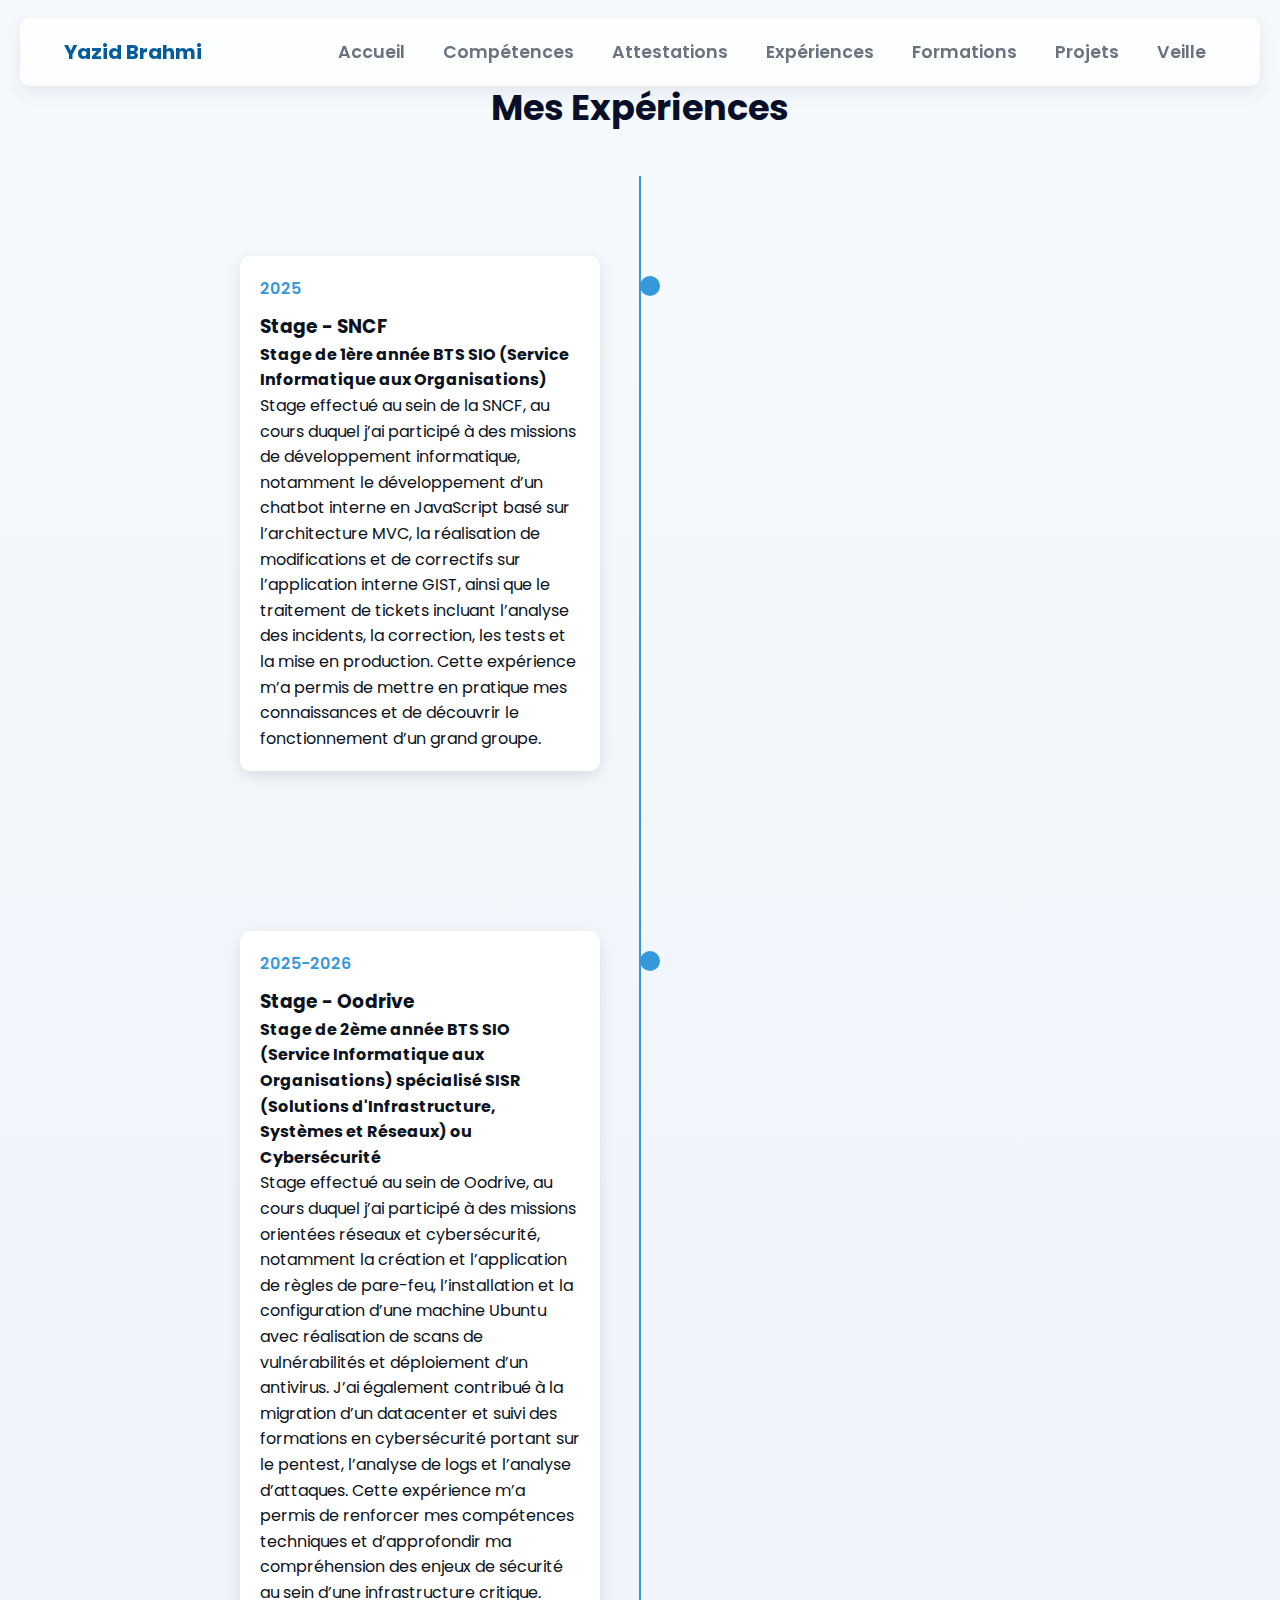
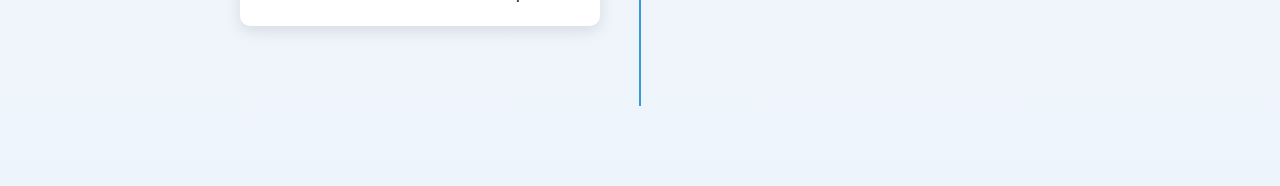
<file: EPORFOLIO NEW carré/pages/experiences.html>
<!DOCTYPE html>
<html lang="fr">
<head>
    <meta charset="UTF-8">
    <meta name="viewport" content="width=device-width, initial-scale=1.0">
    <title>Expériences - Yazid Brahmi</title>
    <link rel="stylesheet" href="https://cdnjs.cloudflare.com/ajax/libs/font-awesome/6.0.0/css/all.min.css">
    <link href="https://fonts.googleapis.com/css2?family=Poppins:wght@300;400;500;600;700&display=swap" rel="stylesheet">
    <link rel="stylesheet" href="../css/style.css">
    <style>
        .timeline {
            position: relative;
            max-width: 800px;
            margin: 0 auto;
            padding: 40px 0;
        }

        .timeline::before {
            content: '';
            position: absolute;
            top: 0;
            left: 50%;
            width: 2px;
            height: 100%;
            background: #3498db;
            transform: translateX(-50%);
        }

        .timeline-item {
            position: relative;
            width: 100%;
            padding: 40px 0;
        }

        .timeline-content {
            position: relative;
            width: calc(50% - 40px);
            padding: 20px;
            background: white;
            border-radius: 10px;
            box-shadow: 0 5px 15px rgba(0,0,0,0.1);
            transition: transform 0.3s;
        }

        .timeline-content:hover {
            transform: translateY(-5px);
        }

        .timeline-item:nth-child(odd) .timeline-content {
            left: 0;
        }

        .timeline-item:nth-child(even) .timeline-content {
            left: calc(50% + 40px);
        }

        .timeline-content::before {
            content: '';
            position: absolute;
            top: 20px;
            width: 20px;
            height: 20px;
            background: #3498db;
            border-radius: 50%;
        }

        .timeline-item:nth-child(odd) .timeline-content::before {
            right: -60px;
        }

        .timeline-item:nth-child(even) .timeline-content::before {
            left: -60px;
        }

        .timeline-date {
            color: #3498db;
            font-weight: 600;
            margin-bottom: 10px;
        }

        @media (max-width: 768px) {
            .timeline::before {
                left: 40px;
            }

            .timeline-content {
                width: calc(100% - 80px);
                left: 80px !important;
            }

            .timeline-item:nth-child(odd) .timeline-content::before,
            .timeline-item:nth-child(even) .timeline-content::before {
                left: -60px;
            }
        }
    </style>
</head>
<body>
    <nav class="navbar">
        <div class="nav-container">
            <a href="../index.html" class="logo">Yazid Brahmi</a>
            <div class="nav-links">
                <a href="../index.html">Accueil</a>
                <a href="competences.html">Compétences</a>
                <a href="attestations.html">Attestations</a>
                <a href="experiences.html">Expériences</a>
                <a href="formations.html">Formations</a>
                <a href="projet.html">Projets</a>
                <a href="veille.html">Veille</a>
            </div>
        </div>
    </nav>

    <section class="section">
        <div class="container">
            <div class="section-title">
                <h2>Mes Expériences</h2>
            </div>
            
            <div class="timeline">
                <div class="timeline-item">
                    <div class="timeline-content">
                        <div class="timeline-date">2025</div>
                        <h3>Stage - SNCF</h3>
                        <h4>Stage de 1ère année BTS SIO (Service Informatique aux Organisations)</h4>
                        <p>Stage effectué au sein de la SNCF, au cours duquel j’ai participé à des missions de développement informatique, notamment le développement d’un chatbot interne en JavaScript basé sur l’architecture MVC, la réalisation de modifications et de correctifs sur l’application interne GIST, ainsi que le traitement de tickets incluant l’analyse des incidents, la correction, les tests et la mise en production. Cette expérience m’a permis de mettre en pratique mes connaissances et de découvrir le fonctionnement d’un grand groupe.</p>
                        <!-- Le lien de téléchargement du rapport de stage a été supprimé à la demande de l'auteur -->
                    </div>
                </div>
                <!-- Autres expériences à ajouter ici -->
            </div>
        </div>

            <div class="timeline">
                <div class="timeline-item">
                    <div class="timeline-content">
                        <div class="timeline-date">2025-2026</div>
                        <h3>Stage - Oodrive</h3>
                        <h4>Stage de 2ème année BTS SIO (Service Informatique aux Organisations) spécialisé SISR (Solutions d'Infrastructure, Systèmes et Réseaux) ou Cybersécurité</h4>
                        <p>Stage effectué au sein de Oodrive, au cours duquel j’ai participé à des missions orientées réseaux et cybersécurité, notamment la création et l’application de règles de pare-feu, l’installation et la configuration d’une machine Ubuntu avec réalisation de scans de vulnérabilités et déploiement d’un antivirus. J’ai également contribué à la migration d’un datacenter et suivi des formations en cybersécurité portant sur le pentest, l’analyse de logs et l’analyse d’attaques. Cette expérience m’a permis de renforcer mes compétences techniques et d’approfondir ma compréhension des enjeux de sécurité au sein d’une infrastructure critique. </p>
                        <!-- Le lien de téléchargement du rapport de stage a été supprimé à la demande de l'auteur -->
                    </div>
                </div>
                <!-- Autres expériences à ajouter ici -->
            </div>
        </div>

    </section>
</body>
</html>
</file>
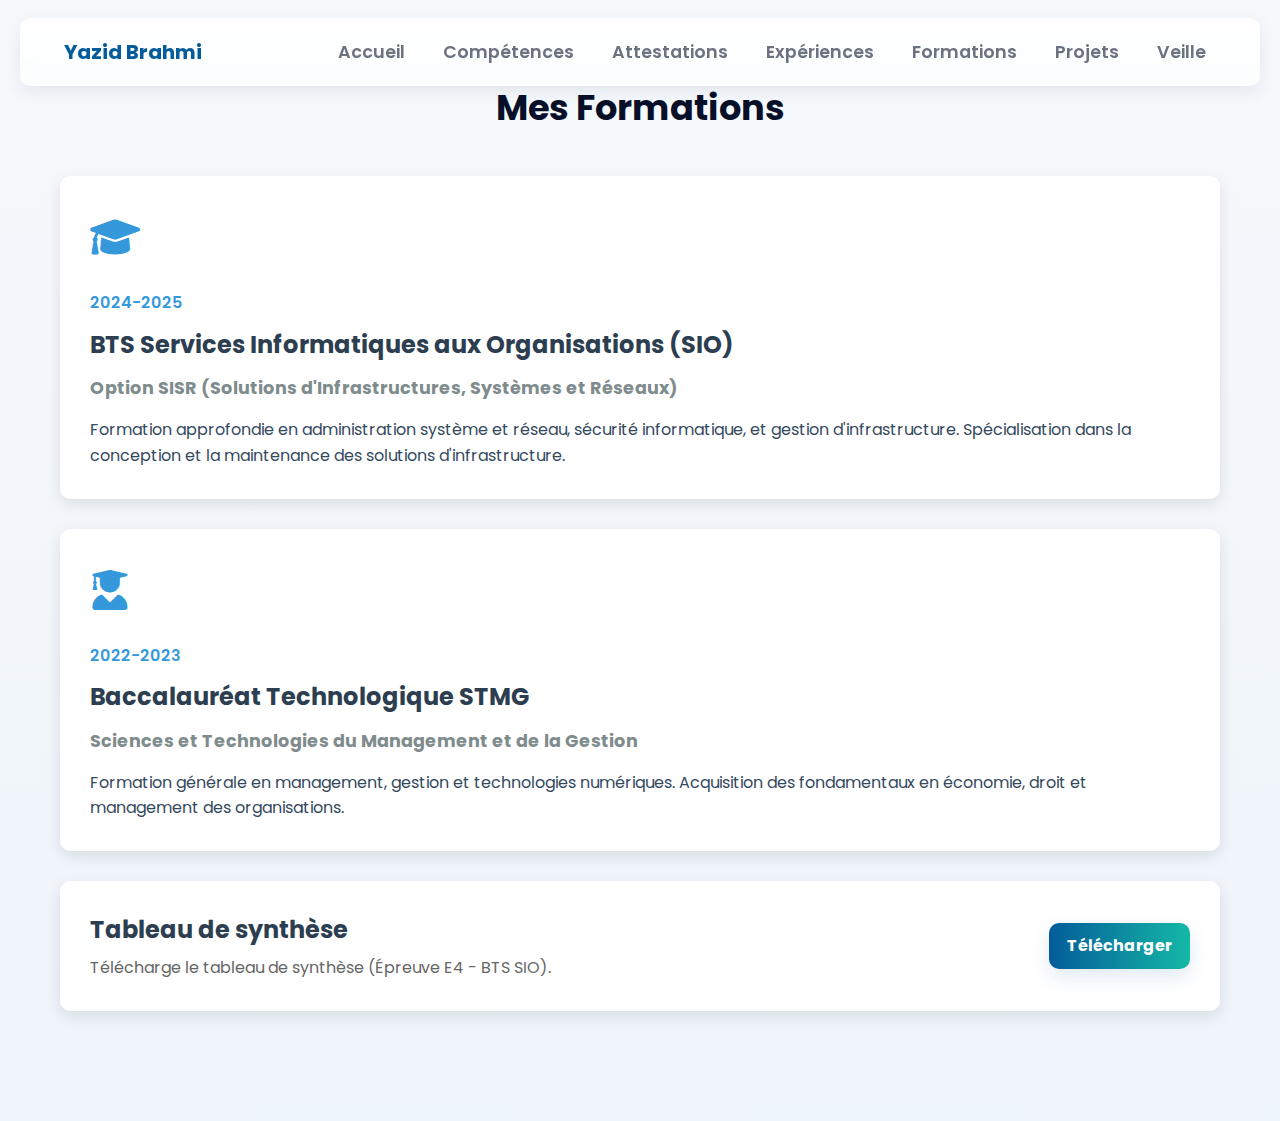
<file: EPORFOLIO NEW carré/pages/formations.html>
<!DOCTYPE html>
<html lang="fr">
<head>
    <meta charset="UTF-8">
    <meta name="viewport" content="width=device-width, initial-scale=1.0">
    <title>Formations - Yazid Brahmi</title>
    <link rel="stylesheet" href="https://cdnjs.cloudflare.com/ajax/libs/font-awesome/6.0.0/css/all.min.css">
    <link href="https://fonts.googleapis.com/css2?family=Poppins:wght@300;400;500;600;700&display=swap" rel="stylesheet">
    <link rel="stylesheet" href="../css/style.css">
    <style>
        .formation-card {
            background: white;
            border-radius: 10px;
            padding: 30px;
            margin-bottom: 30px;
            box-shadow: 0 5px 15px rgba(0,0,0,0.1);
            transition: transform 0.3s;
        }

        .formation-card:hover {
            transform: translateY(-5px);
        }

        .formation-date {
            color: #3498db;
            font-weight: 600;
            margin-bottom: 10px;
        }

        .formation-title {
            font-size: 1.5rem;
            margin-bottom: 10px;
            color: #2c3e50;
        }

        .formation-school {
            font-size: 1.1rem;
            color: #7f8c8d;
            margin-bottom: 15px;
        }

        .formation-description {
            color: #34495e;
            line-height: 1.6;
        }

        .formation-icon {
            font-size: 2.5rem;
            color: #3498db;
            margin-bottom: 20px;
        }
    </style>
</head>
<body>
    <nav class="navbar">
        <div class="nav-container">
            <a href="../index.html" class="logo">Yazid Brahmi</a>
            <div class="nav-links">
                <a href="../index.html">Accueil</a>
                <a href="competences.html">Compétences</a>
                <a href="attestations.html">Attestations</a>
                <a href="experiences.html">Expériences</a>
                <a href="formations.html">Formations</a>
                <a href="projet.html">Projets</a>
                <a href="veille.html">Veille</a>
            </div>
        </div>
    </nav>

    <section class="section">
        <div class="container">
            <div class="section-title">
                <h2>Mes Formations</h2>
            </div>
            
            <div class="formations-container">
                <div class="formation-card">
                    <div class="formation-icon">
                        <i class="fas fa-graduation-cap"></i>
                    </div>
                    <div class="formation-date">2024-2025</div>
                    <h3 class="formation-title">BTS Services Informatiques aux Organisations (SIO)</h3>
                    <h4 class="formation-school">Option SISR (Solutions d'Infrastructures, Systèmes et Réseaux)</h4>
                    <p class="formation-description">
                        Formation approfondie en administration système et réseau, sécurité informatique, 
                        et gestion d'infrastructure. Spécialisation dans la conception et la maintenance 
                        des solutions d'infrastructure.
                    </p>
                </div>

                <div class="formation-card">
                    <div class="formation-icon">
                        <i class="fas fa-user-graduate"></i>
                    </div>
                    <div class="formation-date">2022-2023</div>
                    <h3 class="formation-title">Baccalauréat Technologique STMG</h3>
                    <h4 class="formation-school">Sciences et Technologies du Management et de la Gestion</h4>
                    <p class="formation-description">
                        Formation générale en management, gestion et technologies numériques. 
                        Acquisition des fondamentaux en économie, droit et management des organisations.
                    </p>
                </div>
                <!-- Bloc : Tableau de synthèse (ajouté) -->
                <div class="formation-card" style="display:flex; align-items:center; justify-content:space-between; gap:12px;">
                    <div>
                        <h3 class="formation-title" style="margin:0;">Tableau de synthèse</h3>
                        <p class="formation-description" style="margin:6px 0 0 0; color:#666;">Télécharge le tableau de synthèse (Épreuve E4 - BTS SIO).</p>
                    </div>
                    <div>
                        <a class="btn" href="../documents/Tableau de synthese.xlsx" target="_blank" rel="noopener" style="background:linear-gradient(90deg,var(--primary),var(--accent));">Télécharger</a>
                    </div>
                </div>
            </div>
        </div>
    </section>
</body>
</html>
</file>
<file: css/style.css>
:root{
    --bg:#0f1724; /* deep slate */
    --surface:#f8fafc; /* card surface */
    --muted:#6b7280;
    --primary:#045c9a; /* main brand */
    --accent:#14b8a6; /* teal accent */
    --glass: rgba(255,255,255,0.7);
}

*{box-sizing:border-box;margin:0;padding:0;font-family:'Poppins',system-ui,Segoe UI,Roboto,'Helvetica Neue',Arial}

html{scroll-behavior:smooth}

body{
    background: linear-gradient(180deg,#f6f9fc 0%, #eef4fb 100%);
    color:#0b1220;
    line-height:1.6;
}

.navbar{
    position:fixed;top:18px;left:0;right:0;margin:0 auto;z-index:1200;
    backdrop-filter: blur(6px);
    background: linear-gradient(180deg, rgba(255,255,255,0.85), rgba(255,255,255,0.65));
    box-shadow:0 6px 18px rgba(12,24,60,0.08);
    border-radius:10px; width:calc(100% - 40px);
}

.nav-container{max-width:1200px;margin:0 auto;padding:12px 24px;display:flex;align-items:center;justify-content:space-between}

.logo{font-weight:700;font-size:1.25rem;color:var(--primary);text-decoration:none}

.nav-links{display:flex;gap:18px;align-items:center}
.nav-links a{color:var(--muted);text-decoration:none;font-weight:600;padding:8px 10px;border-radius:8px;transition:all .18s}
.nav-links a:hover{color:var(--primary);background:rgba(4,92,154,0.06)}

.header{min-height:60vh;display:flex;align-items:center;justify-content:center;text-align:center;color:white;position:relative;padding:80px 16px;background-image:linear-gradient(180deg, rgba(4,92,154,0.85), rgba(20,184,166,0.6)), url('https://images.unsplash.com/photo-1517694712202-14dd9538aa97');background-size:cover;background-position:center;border-radius:12px;margin:20px}
.header-content h1{font-size:3rem;margin-bottom:10px;letter-spacing:-0.02em}
.header-content p{font-size:1.05rem;opacity:0.95;margin-bottom:18px}

.btn{display:inline-block;padding:10px 18px;border-radius:10px;background:linear-gradient(90deg,var(--primary),var(--accent));color:white;text-decoration:none;font-weight:700;box-shadow:0 8px 20px rgba(4,92,154,0.12);transition:transform .18s,box-shadow .18s}
.btn:hover{transform:translateY(-4px);box-shadow:0 18px 30px rgba(4,92,154,0.18)}

.section{padding:80px 0}
.container{max-width:1200px;margin:0 auto;padding:0 20px}
.section-title{text-align:center;margin-bottom:40px}
.section-title h2{font-size:2.2rem;color:#081029}

.skills-grid{display:grid;grid-template-columns:repeat(auto-fit,minmax(220px,1fr));gap:24px}

.skill-card{background:var(--surface);padding:24px;border-radius:12px;box-shadow:0 10px 30px rgba(8,18,40,0.06);text-align:center;transition:transform .25s,box-shadow .25s}
.skill-card:hover{transform:translateY(-8px);box-shadow:0 20px 40px rgba(8,18,40,0.09)}
.skill-card i{font-size:2.4rem;color:var(--primary);margin-bottom:12px}

.projects-grid{display:grid;grid-template-columns:repeat(auto-fit,minmax(280px,1fr));gap:24px}
.project-card{background:var(--surface);border-radius:12px;overflow:hidden;box-shadow:0 12px 30px rgba(8,18,40,0.06);transition:transform .22s}
.project-card:hover{transform:translateY(-8px)}
.project-content{padding:18px}

.contact-form{max-width:640px;margin:0 auto;background:var(--surface);padding:28px;border-radius:12px;box-shadow:0 18px 40px rgba(8,18,40,0.06)}

@media (max-width:900px){
    .nav-links{display:none}
    .header-content h1{font-size:2.2rem}
    .header{min-height:50vh;padding:48px 16px;margin:12px;border-radius:8px}
}

@media (max-width:480px){
    .container{padding:0 12px}
    .section-title h2{font-size:1.6rem}
}
</file>
<file: css/sections.css>
.skills-grid, .attestations-grid, .projects-grid{
    display:grid;grid-template-columns:repeat(auto-fit,minmax(250px,1fr));gap:28px;margin:0 auto;max-width:1100px;
}

.skill-card,.attestation-card,.project-card,.experience-card{
    background:var(--surface);padding:22px;border-radius:12px;box-shadow:0 18px 40px rgba(8,18,40,0.04);text-align:center;transition:transform .22s,box-shadow .22s
}
.skill-card:hover,.attestation-card:hover,.project-card:hover,.experience-card:hover{transform:translateY(-8px);box-shadow:0 30px 60px rgba(8,18,40,0.06)}

.skill-card i,.certification-card i,.project-card i{font-size:2.3rem;color:var(--primary);margin-bottom:14px}

.experience-card{max-width:760px;margin:0 auto}
.date{color:var(--primary);font-weight:700;margin:10px 0}

.tag{display:inline-block;padding:6px 14px;background:rgba(20,184,166,0.1);color:var(--accent);border-radius:20px;margin:6px;font-size:0.9rem}

.text-center{text-align:center}

.veille-content{background:var(--surface);padding:30px;border-radius:12px;box-shadow:0 18px 40px rgba(8,18,40,0.04);text-align:center;max-width:820px;margin:0 auto}

.contact-preview{background:var(--surface);padding:28px;border-radius:12px;box-shadow:0 18px 40px rgba(8,18,40,0.04);max-width:640px;margin:0 auto}

.section{padding:70px 0}
.section:nth-child(even){background:linear-gradient(180deg,#f7fafc,#f0f6fb)}
</file>
<file: EPORFOLIO NEW carré/css/style.css>
:root{
    --bg:#0f1724; /* deep slate */
    --surface:#f8fafc; /* card surface */
    --muted:#6b7280;
    --primary:#045c9a; /* main brand */
    --accent:#14b8a6; /* teal accent */
    --glass: rgba(255,255,255,0.7);
}

*{box-sizing:border-box;margin:0;padding:0;font-family:'Poppins',system-ui,Segoe UI,Roboto,'Helvetica Neue',Arial}

html{scroll-behavior:smooth}

body{
    background: linear-gradient(180deg,#f6f9fc 0%, #eef4fb 100%);
    color:#0b1220;
    line-height:1.6;
}

.navbar{
    position:fixed;top:18px;left:0;right:0;margin:0 auto;z-index:1200;
    backdrop-filter: blur(6px);
    background: linear-gradient(180deg, rgba(255,255,255,0.85), rgba(255,255,255,0.65));
    box-shadow:0 6px 18px rgba(12,24,60,0.08);
    border-radius:10px; width:calc(100% - 40px);
}

.nav-container{max-width:1200px;margin:0 auto;padding:12px 24px;display:flex;align-items:center;justify-content:space-between}

.logo{
    font-weight:700;
    font-size:1.25rem; /* Reverted the logo size to its original value */
    color:var(--primary);
    text-decoration:none
}

.nav-links{display:flex;gap:18px;align-items:center;margin-left:20px}
.nav-links a{color:var(--muted);text-decoration:none;font-weight:600;padding:8px 10px;border-radius:8px;transition:all .18s;font-size: 1.1rem;} /* Increased font size for categories */
.nav-links a:hover{color:var(--primary);background:rgba(4,92,154,0.06)}

.header{min-height:60vh;display:flex;align-items:center;justify-content:center;text-align:center;color:white;position:relative;padding:80px 16px;background-image:linear-gradient(180deg, rgba(4,92,154,0.85), rgba(20,184,166,0.6)), url('https://images.unsplash.com/photo-1517694712202-14dd9538aa97');background-size:cover;background-position:center;border-radius:12px;margin:20px}
.header-content h1{font-size:3rem;margin-bottom:10px;letter-spacing:-0.02em}
.header-content p{font-size:1.05rem;opacity:0.95;margin-bottom:18px}

.btn{display:inline-block;padding:10px 18px;border-radius:10px;background:linear-gradient(90deg,var(--primary),var(--accent));color:white;text-decoration:none;font-weight:700;box-shadow:0 8px 20px rgba(4,92,154,0.12);transition:transform .18s,box-shadow .18s}
.btn:hover{transform:translateY(-4px);box-shadow:0 18px 30px rgba(4,92,154,0.18)}

.section{padding:80px 0}
.container{max-width:1200px;margin:0 auto;padding:0 20px}
.section-title{text-align:center;margin-bottom:40px}
.section-title h2{font-size:2.2rem;color:#081029}

.skills-grid{display:grid;grid-template-columns:repeat(auto-fit,minmax(220px,1fr));gap:24px}

.skill-card{background:var(--surface);padding:24px;border-radius:12px;box-shadow:0 10px 30px rgba(8,18,40,0.06);text-align:center;transition:transform .25s,box-shadow .25s}
.skill-card:hover{transform:translateY(-8px);box-shadow:0 20px 40px rgba(8,18,40,0.09)}
.skill-card i{font-size:2.4rem;color:var(--primary);margin-bottom:12px}

.projects-grid{display:grid;grid-template-columns:repeat(auto-fit,minmax(280px,1fr));gap:24px}
.project-card{background:var(--surface);border-radius:12px;overflow:hidden;box-shadow:0 12px 30px rgba(8,18,40,0.06);transition:transform .22s}
.project-card:hover{transform:translateY(-8px)}
.project-content{padding:18px}

.contact-form{max-width:640px;margin:0 auto;background:var(--surface);padding:28px;border-radius:12px;box-shadow:0 18px 40px rgba(8,18,40,0.06)}

@media (max-width:900px){
    .nav-links{display:none}
    .header-content h1{font-size:2.2rem}
    .header{min-height:50vh;padding:48px 16px;margin:12px;border-radius:8px}
}

@media (max-width:480px){
    .container{padding:0 12px}
    .section-title h2{font-size:1.6rem}
}
</file>
<file: EPORFOLIO NEW carré/css/sections.css>
.skills-grid, .attestations-grid, .projects-grid{
    display:grid;grid-template-columns:repeat(auto-fit,minmax(250px,1fr));gap:28px;margin:0 auto;max-width:1100px;
}

.skill-card,.attestation-card,.project-card,.experience-card{
    background:var(--surface);padding:22px;border-radius:12px;box-shadow:0 18px 40px rgba(8,18,40,0.04);text-align:center;transition:transform .22s,box-shadow .22s
}
.skill-card:hover,.attestation-card:hover,.project-card:hover,.experience-card:hover{transform:translateY(-8px);box-shadow:0 30px 60px rgba(8,18,40,0.06)}

.skill-card i,.certification-card i,.project-card i{font-size:2.3rem;color:var(--primary);margin-bottom:14px}

.experience-card{max-width:760px;margin:0 auto}
.date{color:var(--primary);font-weight:700;margin:10px 0}

.tag{display:inline-block;padding:6px 14px;background:rgba(20,184,166,0.1);color:var(--accent);border-radius:20px;margin:6px;font-size:0.9rem}

.text-center{text-align:center}

.veille-content{background:var(--surface);padding:30px;border-radius:12px;box-shadow:0 18px 40px rgba(8,18,40,0.04);text-align:center;max-width:820px;margin:0 auto}

.contact-preview{background:var(--surface);padding:28px;border-radius:12px;box-shadow:0 18px 40px rgba(8,18,40,0.04);max-width:640px;margin:0 auto}

.section{padding:70px 0}
.section:nth-child(even){background:linear-gradient(180deg,#f7fafc,#f0f6fb)}
</file>
